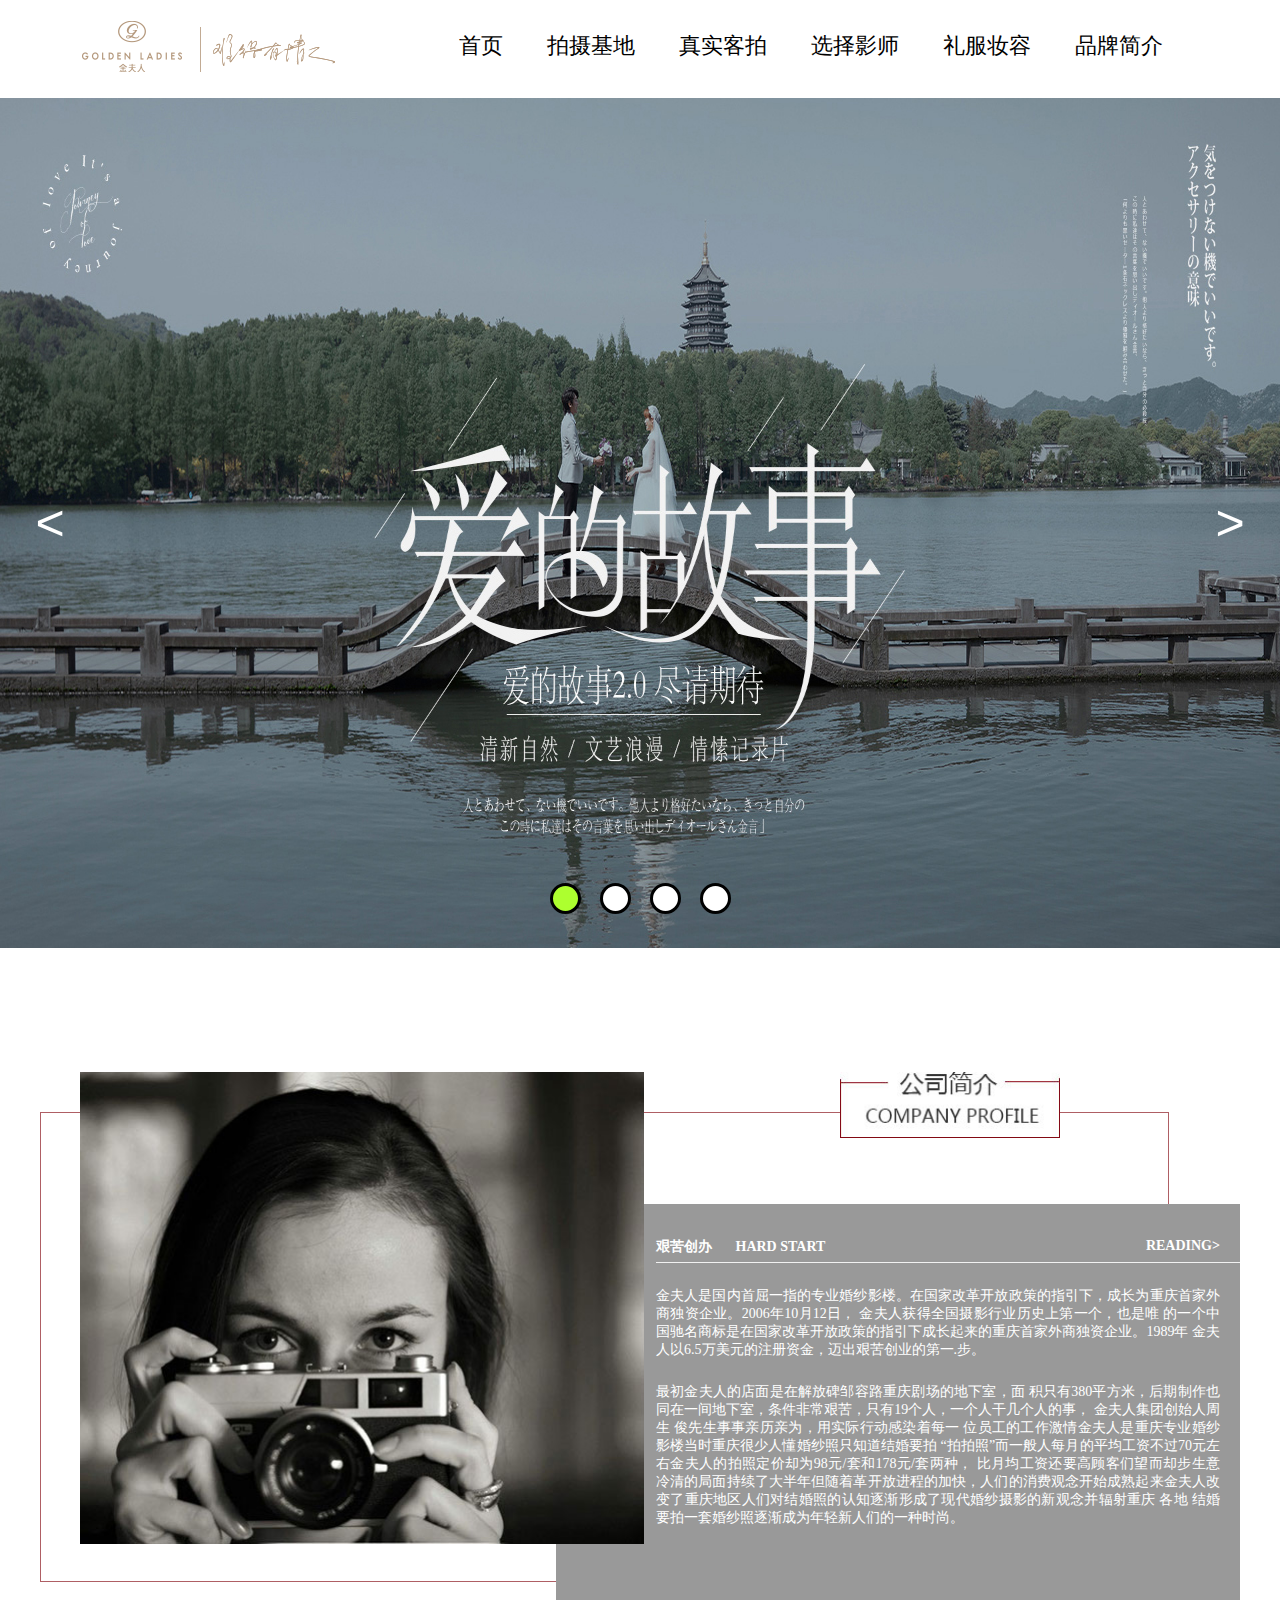
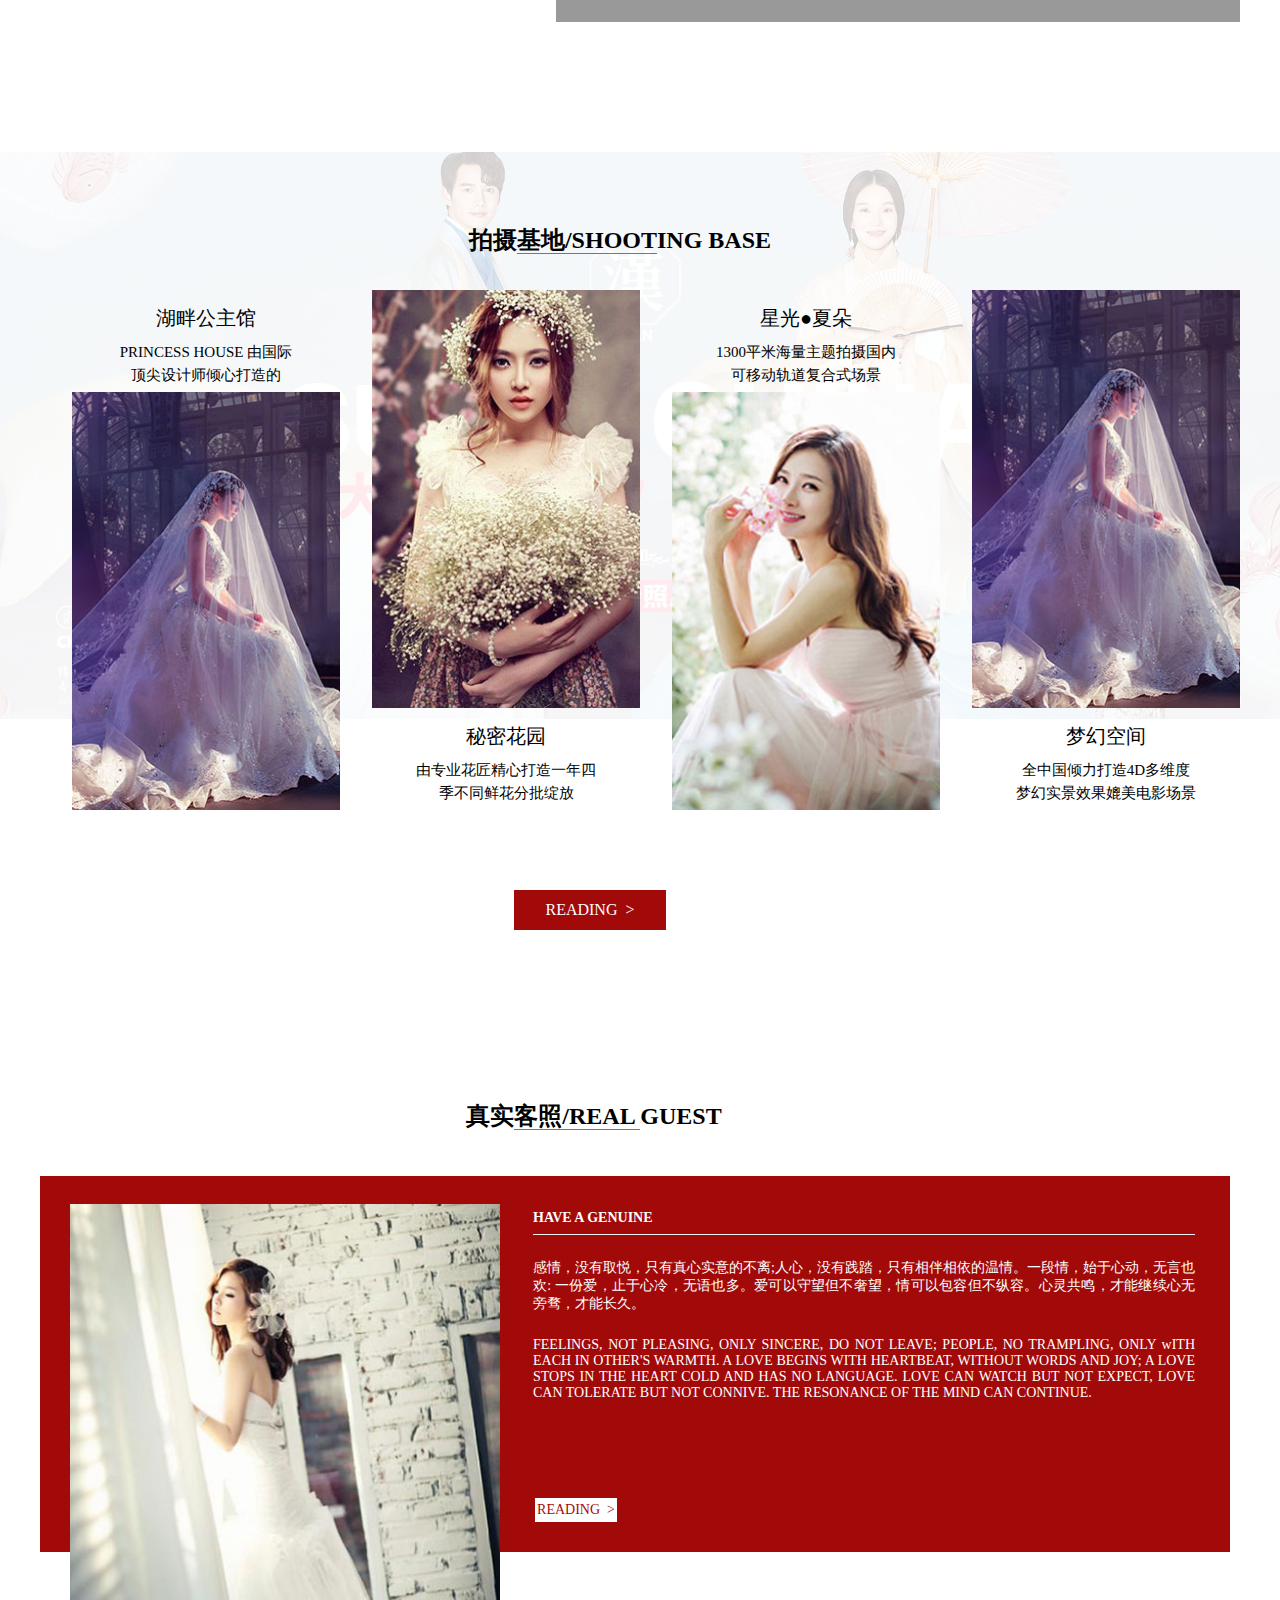
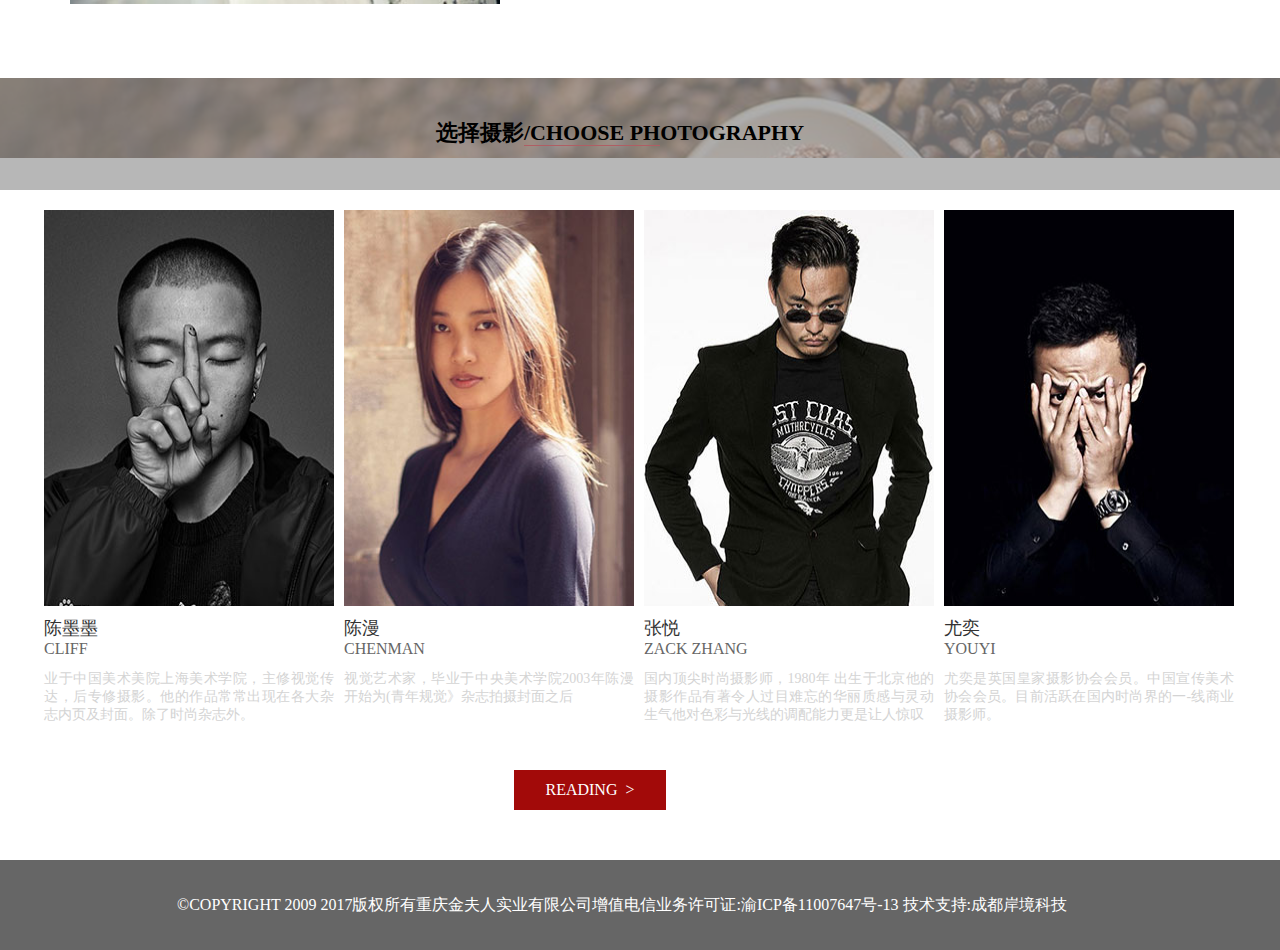
<file: King/html/index.html>
<!DOCTYPE html>
<html lang="en">
<head>
    <meta charset="UTF-8">
    <meta name="viewport" content="width=device-width, initial-scale=1.0">
    <link rel="shortcut icon" type="text/css" href="../imgs/logo01.jpg"/>
    <title>金夫人集团官网</title>
    <link rel="stylesheet" href="../css/index.css">
    
</head>
<body>
<!-- 标题栏 -->
    <div class="top banxin">
        <div class="logo">
            <img src="../imgs/index-logo.png" alt="">
        </div>
        <div class="menu">
            <ul>
               <a href="./index.html"><li>首页</li></a>
               <a href="./拍摄基地.html"><li>拍摄基地</li></a> 
               <a href="./真实拍客.html"><li>真实客拍</li></a> 
               <a href=""><li>选择影师</li></a>
               <a href=""><li>礼服妆容</li></a>
               <a href="./公司简介.html"><li>品牌简介</li></a> 
            </ul>
           
        </div>
    </div>

<!-- 轮播图 -->
<div class="carousel">
    <div class="imgBox">
        <ul>
            <li class="active"><img src="../imgs/1.jpg" alt=""></li>
            <li><img src="../imgs/2.jpg" alt=""></li>
            <li><img src="../imgs/3.jpg" alt=""></li>
            <li><img src="../imgs/4.jpg" alt=""></li>
        </ul>
    </div>
    <ol>
        <li class="active"></li>
        <li></li>
        <li></li>
        <li></li>
    </ol>
    <button>></button>
    <button><</button>
</div>
<!-- 公司简介 -->
<div class="hander">
    <div class="banxin">
        <div class="box01"></div>
        <div class="box02">
            <img src="../imgs/title-1.jpg" alt="">
        </div>
        <div class="box03">
            <img src="../imgs/logo-2.jpg" alt="">
        </div>
        <div class="box04">
            <h5>艰苦创办 <span>HARD START</span> <span>READING></span></h5>
            <p>
                金夫人是国内首屈一指的专业婚纱影楼。在国家改革开放政策的指引下，成长为重庆首家外商独资企业。2006年10月12日， 
                金夫人获得全国摄影行业历史上第一个，也是唯 的一个中国驰名商标是在国家改革开放政策的指引下成长起来的重庆首家外商独资企业。1989年
                金夫人以6.5万美元的注册资金，迈出艰苦创业的第一.步。
            </p>
            <p>最初金夫人的店面是在解放碑邹容路重庆剧场的地下室，面 积只有380平方米，后期制作也同在一间地下室，条件非常艰苦，只有19个人，一个人干几个人的事， 金夫人集团创始人周生
                俊先生事事亲历亲为，用实际行动感染着每一 位员工的工作激情金夫人是重庆专业婚纱影楼当时重庆很少人懂婚纱照只知道结婚要拍 “拍拍照”而一般人每月的平均工资不过70元左右金夫人的拍照定价却为98元/套和178元/套两种，
                比月均工资还要高顾客们望而却步生意冷清的局面持续了大半年但随着革开放进程的加快，人们的消费观念开始成熟起来金夫人改变了重庆地区人们对结婚照的认知逐渐形成了现代婚纱摄影的新观念并辐射重庆 各地
                结婚要拍一套婚纱照逐渐成为年轻新人们的一种时尚。
            </p>
        </div>
    </div>
</div>

<!-- 拍摄基地 -->
<div class="BASE">
    <div class="bg"></div>
    <div class="banxin">
        <div class="text"> <h4>拍摄<span style="border-bottom:  1px solid rgb(175,94,100);">基地/SHOOT</span>ING BASE</h4></div>
        <div class="imgBox">
            <div class="box">
                <div class="box_02">
                    <p>湖畔公主馆</p>
                    <p>PRINCESS HOUSE 由国际顶尖设计师倾心打造的
                    </p>
                </div>
                <div class="box_01">
                    <img src="../imgs/title-d.jpg" alt="">
                </div>
                <div class="box_03"></div>
            </div>


            <div class="box">
                <div class="box_01">
                    <img src="../imgs/title-b.jpg" alt="">
                </div>
                <div class="box_02">
                    <p>秘密花园</p>
                    <p>由专业花匠精心打造一年四季不同鲜花分批绽放
                    </p>
                </div>
                <div class="box_03"></div>
            </div>

            <div class="box">
                <div class="box_02">
                    <p>星光●夏朵</p>
                    <p>1300平米海量主题拍摄国内可移动轨道复合式场景
                    </p>
                </div>
                <div class="box_01">
                    <img src="../imgs/title-c.jpg" alt="">
                </div>
                <div class="box_03"></div>
            </div>

            <div class="box">
                <div class="box_01">
                    <img src="../imgs/title-d.jpg" alt="">
                </div>
                <div class="box_02">
                    <p>梦幻空间</p>
                    <p>全中国倾力打造4D多维度梦幻实景效果媲美电影场景
                    </p>
                </div>
                <div class="box_03"></div>
            </div>
        </div>
        <div class="reading">READING &nbsp;></div>
    </div>
</div>

<!-- 真实客照 -->
<div class="GUEST">
    <div class="banxin">
        <div class="text"> <h4>真实<span style="border-bottom:  1px solid rgb(175,94,100);">客照/REAL </span>GUEST</h4></div>
        <div class="box01"><img src="../imgs/box.jpg" alt=""></div>
        <div class="box02">
            <h5>HAVE A GENUINE</h5>
            <p>感情，没有取悦，只有真心实意的不离;人心，没有践踏，只有相伴相依的温情。一段情，始于心动，无言也欢: 一份爱，止于心冷，无语也多。爱可以守望但不奢望，情可以包容但不纵容。心灵共鸣，才能继续心无旁骛，才能长久。</p>
            <p>FEELINGS, NOT PLEASING, ONLY SINCERE, DO NOT LEAVE; PEOPLE, NO TRAMPLING, ONLY wITH EACH IN OTHER'S WARMTH. A LOVE BEGINS WITH HEARTBEAT, WITHOUT WORDS AND JOY; A LOVE STOPS IN THE
                HEART COLD AND HAS NO LANGUAGE. LOVE CAN WATCH BUT NOT EXPECT, LOVE CAN TOLERATE BUT NOT CONNIVE. THE RESONANCE OF THE MIND CAN CONTINUE.
            </p>
            <div class="reading">READING &nbsp;></div>
        </div>
    </div>
</div>

<!-- 选择摄影 -->
<div class="nav">
    <div class="box"></div>
    <div class="text"> <h4>选择摄影<span style="border-bottom:  1px solid rgb(175,94,100);">/CHOOSE PH</span>OTOGRAPHY</h4></div>
</div>
<div class="bottom">
    <div class="banxin">
        <div class="imgBox">
            <div class="box">
                <div class="box_01">
                    <img src="../imgs/staff-1.jpg" alt="">
                </div>
                <div class="box_02">
                    <p>陈墨墨</p>
                    <p>CLIFF</p>
                    <p>业于中国美术美院上海美术学院，主修视觉传达，后专修摄影。他的作品常常出现在各大杂志内页及封面。除了时尚杂志外。</p>
                </div>
                <div class="box_03"></div>
            </div>

            <div class="box">
                <div class="box_01">
                    <img src="../imgs/staff-2.jpg" alt="">
                </div>
                <div class="box_02">
                    <p>陈漫</p>
                    <p>CHENMAN </p>
                    <p>视觉艺术家，毕业于中央美术学院2003年陈漫开始为(青年规觉》杂志拍摄封面之后</p>
                </div>
                <div class="box_03"></div>
            </div>

            <div class="box">
                <div class="box_01">
                    <img src="../imgs/staff-3.jpg" alt="">
                </div>
                <div class="box_02">
                    <p>张悦</p>
                    <p>ZACK ZHANG</p>
                    <p>国内顶尖时尚摄影师，1980年 出生于北京他的摄影作品有著令人过目难忘的华丽质感与灵动生气他对色彩与光线的调配能力更是让人惊叹</p>
                </div>
                <div class="box_03"></div>
            </div>

            <div class="box">
                <div class="box_01">
                    <img src="../imgs/staff-4.jpg" alt="">
                </div>
                <div class="box_02">
                    <p>尤奕</p>
                    <p>YOUYI</p>
                    <p>尤奕是英国皇家摄影协会会员。中国宣传美术协会会员。目前活跃在国内时尚界的一-线商业摄影师。</p>
                </div>
                <div class="box_03"></div>
            </div>
        </div>
        <div class="reading">READING &nbsp;></div>
    </div>
</div>
<div class="banquan">
    <p>&copy;COPYRIGHT 2009 2017版权所有重庆金夫人实业有限公司增值电信业务许可证:渝ICP备11007647号-13 技术支持:成都岸境科技</p>
</div>
</body>
<script src="../js/carousel.js"></script>
<script>
 
</script>
</html>
</file>
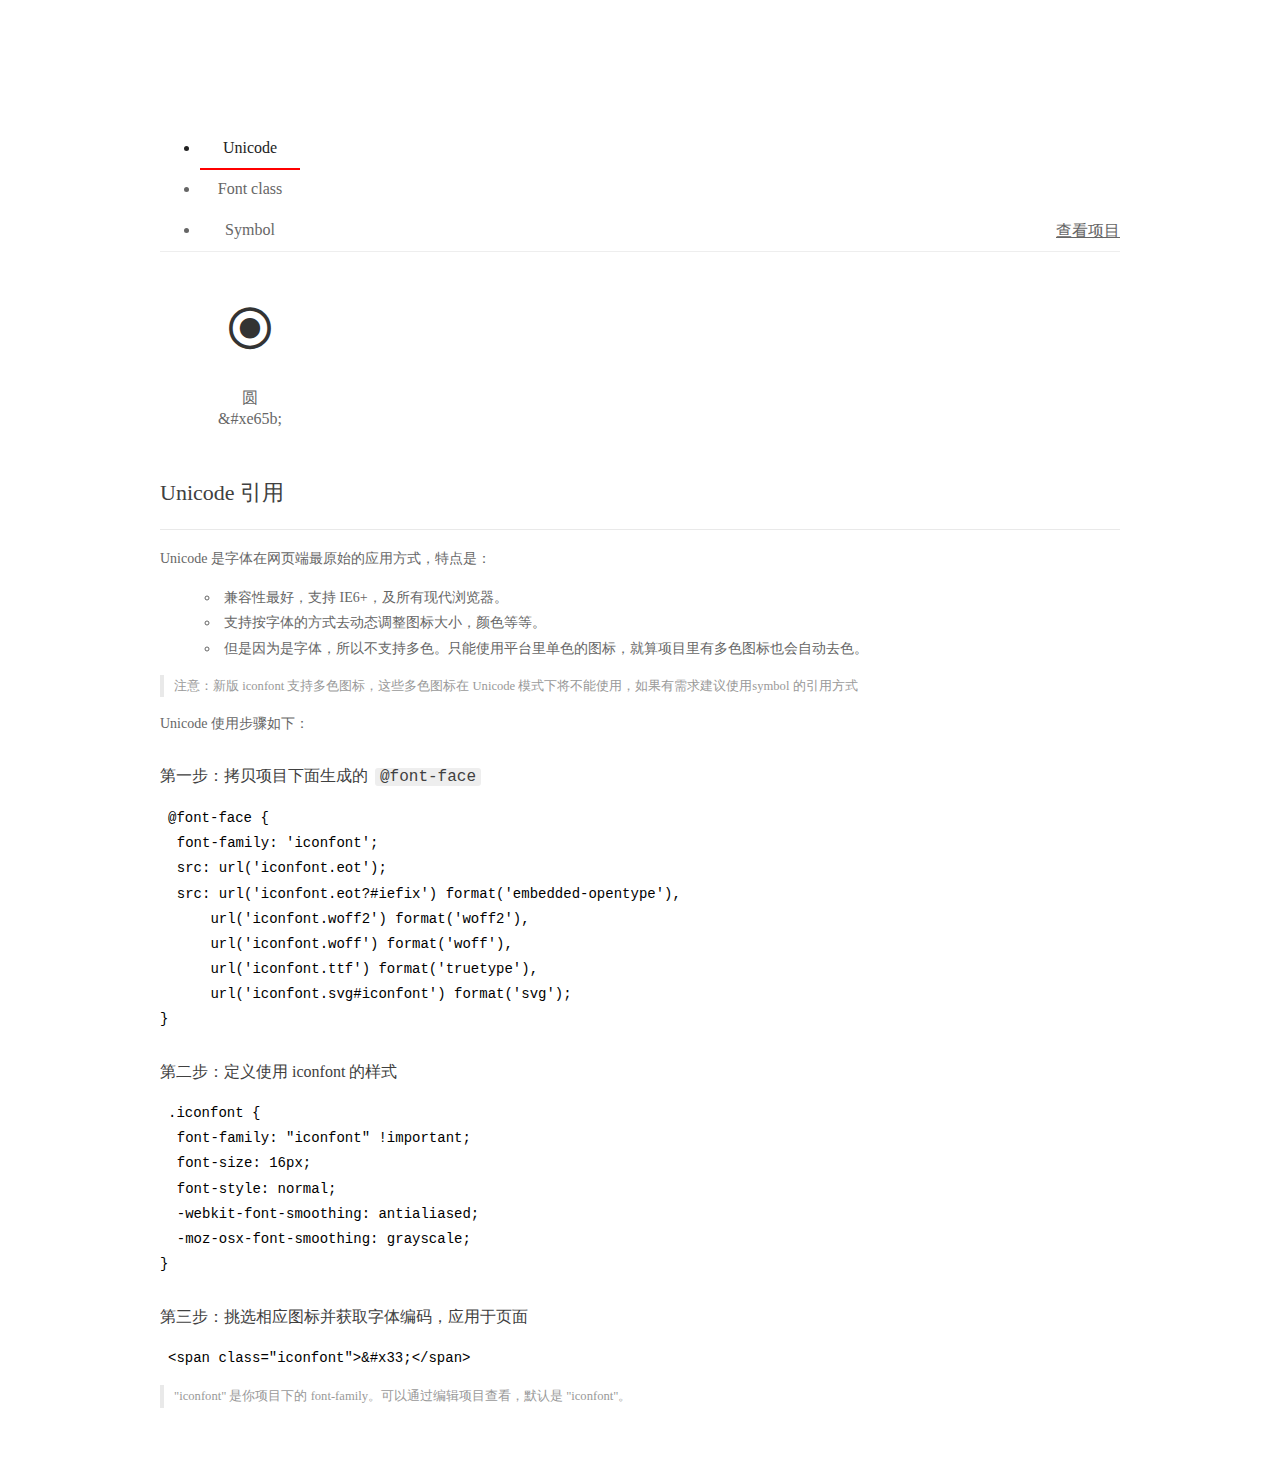
<file: King/font_1883773_f15uxsnbwzo/demo_index.html>
<!DOCTYPE html>
<html>
<head>
  <meta charset="utf-8"/>
  <title>IconFont Demo</title>
  <link rel="shortcut icon" href="https://img.alicdn.com/tps/i4/TB1_oz6GVXXXXaFXpXXJDFnIXXX-64-64.ico" type="image/x-icon"/>
  <link rel="stylesheet" href="https://g.alicdn.com/thx/cube/1.3.2/cube.min.css">
  <link rel="stylesheet" href="demo.css">
  <link rel="stylesheet" href="iconfont.css">
  <script src="iconfont.js"></script>
  <!-- jQuery -->
  <script src="https://a1.alicdn.com/oss/uploads/2018/12/26/7bfddb60-08e8-11e9-9b04-53e73bb6408b.js"></script>
  <!-- 代码高亮 -->
  <script src="https://a1.alicdn.com/oss/uploads/2018/12/26/a3f714d0-08e6-11e9-8a15-ebf944d7534c.js"></script>
</head>
<body>
  <div class="main">
    <h1 class="logo"><a href="https://www.iconfont.cn/" title="iconfont 首页" target="_blank">&#xe86b;</a></h1>
    <div class="nav-tabs">
      <ul id="tabs" class="dib-box">
        <li class="dib active"><span>Unicode</span></li>
        <li class="dib"><span>Font class</span></li>
        <li class="dib"><span>Symbol</span></li>
      </ul>
      
      <a href="https://www.iconfont.cn/manage/index?manage_type=myprojects&projectId=1883773" target="_blank" class="nav-more">查看项目</a>
      
    </div>
    <div class="tab-container">
      <div class="content unicode" style="display: block;">
          <ul class="icon_lists dib-box">
          
            <li class="dib">
              <span class="icon iconfont">&#xe65b;</span>
                <div class="name">圆</div>
                <div class="code-name">&amp;#xe65b;</div>
              </li>
          
          </ul>
          <div class="article markdown">
          <h2 id="unicode-">Unicode 引用</h2>
          <hr>

          <p>Unicode 是字体在网页端最原始的应用方式，特点是：</p>
          <ul>
            <li>兼容性最好，支持 IE6+，及所有现代浏览器。</li>
            <li>支持按字体的方式去动态调整图标大小，颜色等等。</li>
            <li>但是因为是字体，所以不支持多色。只能使用平台里单色的图标，就算项目里有多色图标也会自动去色。</li>
          </ul>
          <blockquote>
            <p>注意：新版 iconfont 支持多色图标，这些多色图标在 Unicode 模式下将不能使用，如果有需求建议使用symbol 的引用方式</p>
          </blockquote>
          <p>Unicode 使用步骤如下：</p>
          <h3 id="-font-face">第一步：拷贝项目下面生成的 <code>@font-face</code></h3>
<pre><code class="language-css"
>@font-face {
  font-family: 'iconfont';
  src: url('iconfont.eot');
  src: url('iconfont.eot?#iefix') format('embedded-opentype'),
      url('iconfont.woff2') format('woff2'),
      url('iconfont.woff') format('woff'),
      url('iconfont.ttf') format('truetype'),
      url('iconfont.svg#iconfont') format('svg');
}
</code></pre>
          <h3 id="-iconfont-">第二步：定义使用 iconfont 的样式</h3>
<pre><code class="language-css"
>.iconfont {
  font-family: "iconfont" !important;
  font-size: 16px;
  font-style: normal;
  -webkit-font-smoothing: antialiased;
  -moz-osx-font-smoothing: grayscale;
}
</code></pre>
          <h3 id="-">第三步：挑选相应图标并获取字体编码，应用于页面</h3>
<pre>
<code class="language-html"
>&lt;span class="iconfont"&gt;&amp;#x33;&lt;/span&gt;
</code></pre>
          <blockquote>
            <p>"iconfont" 是你项目下的 font-family。可以通过编辑项目查看，默认是 "iconfont"。</p>
          </blockquote>
          </div>
      </div>
      <div class="content font-class">
        <ul class="icon_lists dib-box">
          
          <li class="dib">
            <span class="icon iconfont icon-yuan"></span>
            <div class="name">
              圆
            </div>
            <div class="code-name">.icon-yuan
            </div>
          </li>
          
        </ul>
        <div class="article markdown">
        <h2 id="font-class-">font-class 引用</h2>
        <hr>

        <p>font-class 是 Unicode 使用方式的一种变种，主要是解决 Unicode 书写不直观，语意不明确的问题。</p>
        <p>与 Unicode 使用方式相比，具有如下特点：</p>
        <ul>
          <li>兼容性良好，支持 IE8+，及所有现代浏览器。</li>
          <li>相比于 Unicode 语意明确，书写更直观。可以很容易分辨这个 icon 是什么。</li>
          <li>因为使用 class 来定义图标，所以当要替换图标时，只需要修改 class 里面的 Unicode 引用。</li>
          <li>不过因为本质上还是使用的字体，所以多色图标还是不支持的。</li>
        </ul>
        <p>使用步骤如下：</p>
        <h3 id="-fontclass-">第一步：引入项目下面生成的 fontclass 代码：</h3>
<pre><code class="language-html">&lt;link rel="stylesheet" href="./iconfont.css"&gt;
</code></pre>
        <h3 id="-">第二步：挑选相应图标并获取类名，应用于页面：</h3>
<pre><code class="language-html">&lt;span class="iconfont icon-xxx"&gt;&lt;/span&gt;
</code></pre>
        <blockquote>
          <p>"
            iconfont" 是你项目下的 font-family。可以通过编辑项目查看，默认是 "iconfont"。</p>
        </blockquote>
      </div>
      </div>
      <div class="content symbol">
          <ul class="icon_lists dib-box">
          
            <li class="dib">
                <svg class="icon svg-icon" aria-hidden="true">
                  <use xlink:href="#icon-yuan"></use>
                </svg>
                <div class="name">圆</div>
                <div class="code-name">#icon-yuan</div>
            </li>
          
          </ul>
          <div class="article markdown">
          <h2 id="symbol-">Symbol 引用</h2>
          <hr>

          <p>这是一种全新的使用方式，应该说这才是未来的主流，也是平台目前推荐的用法。相关介绍可以参考这篇<a href="">文章</a>
            这种用法其实是做了一个 SVG 的集合，与另外两种相比具有如下特点：</p>
          <ul>
            <li>支持多色图标了，不再受单色限制。</li>
            <li>通过一些技巧，支持像字体那样，通过 <code>font-size</code>, <code>color</code> 来调整样式。</li>
            <li>兼容性较差，支持 IE9+，及现代浏览器。</li>
            <li>浏览器渲染 SVG 的性能一般，还不如 png。</li>
          </ul>
          <p>使用步骤如下：</p>
          <h3 id="-symbol-">第一步：引入项目下面生成的 symbol 代码：</h3>
<pre><code class="language-html">&lt;script src="./iconfont.js"&gt;&lt;/script&gt;
</code></pre>
          <h3 id="-css-">第二步：加入通用 CSS 代码（引入一次就行）：</h3>
<pre><code class="language-html">&lt;style&gt;
.icon {
  width: 1em;
  height: 1em;
  vertical-align: -0.15em;
  fill: currentColor;
  overflow: hidden;
}
&lt;/style&gt;
</code></pre>
          <h3 id="-">第三步：挑选相应图标并获取类名，应用于页面：</h3>
<pre><code class="language-html">&lt;svg class="icon" aria-hidden="true"&gt;
  &lt;use xlink:href="#icon-xxx"&gt;&lt;/use&gt;
&lt;/svg&gt;
</code></pre>
          </div>
      </div>

    </div>
  </div>
  <script>
  $(document).ready(function () {
      $('.tab-container .content:first').show()

      $('#tabs li').click(function (e) {
        var tabContent = $('.tab-container .content')
        var index = $(this).index()

        if ($(this).hasClass('active')) {
          return
        } else {
          $('#tabs li').removeClass('active')
          $(this).addClass('active')

          tabContent.hide().eq(index).fadeIn()
        }
      })
    })
  </script>
</body>
</html>
</file>
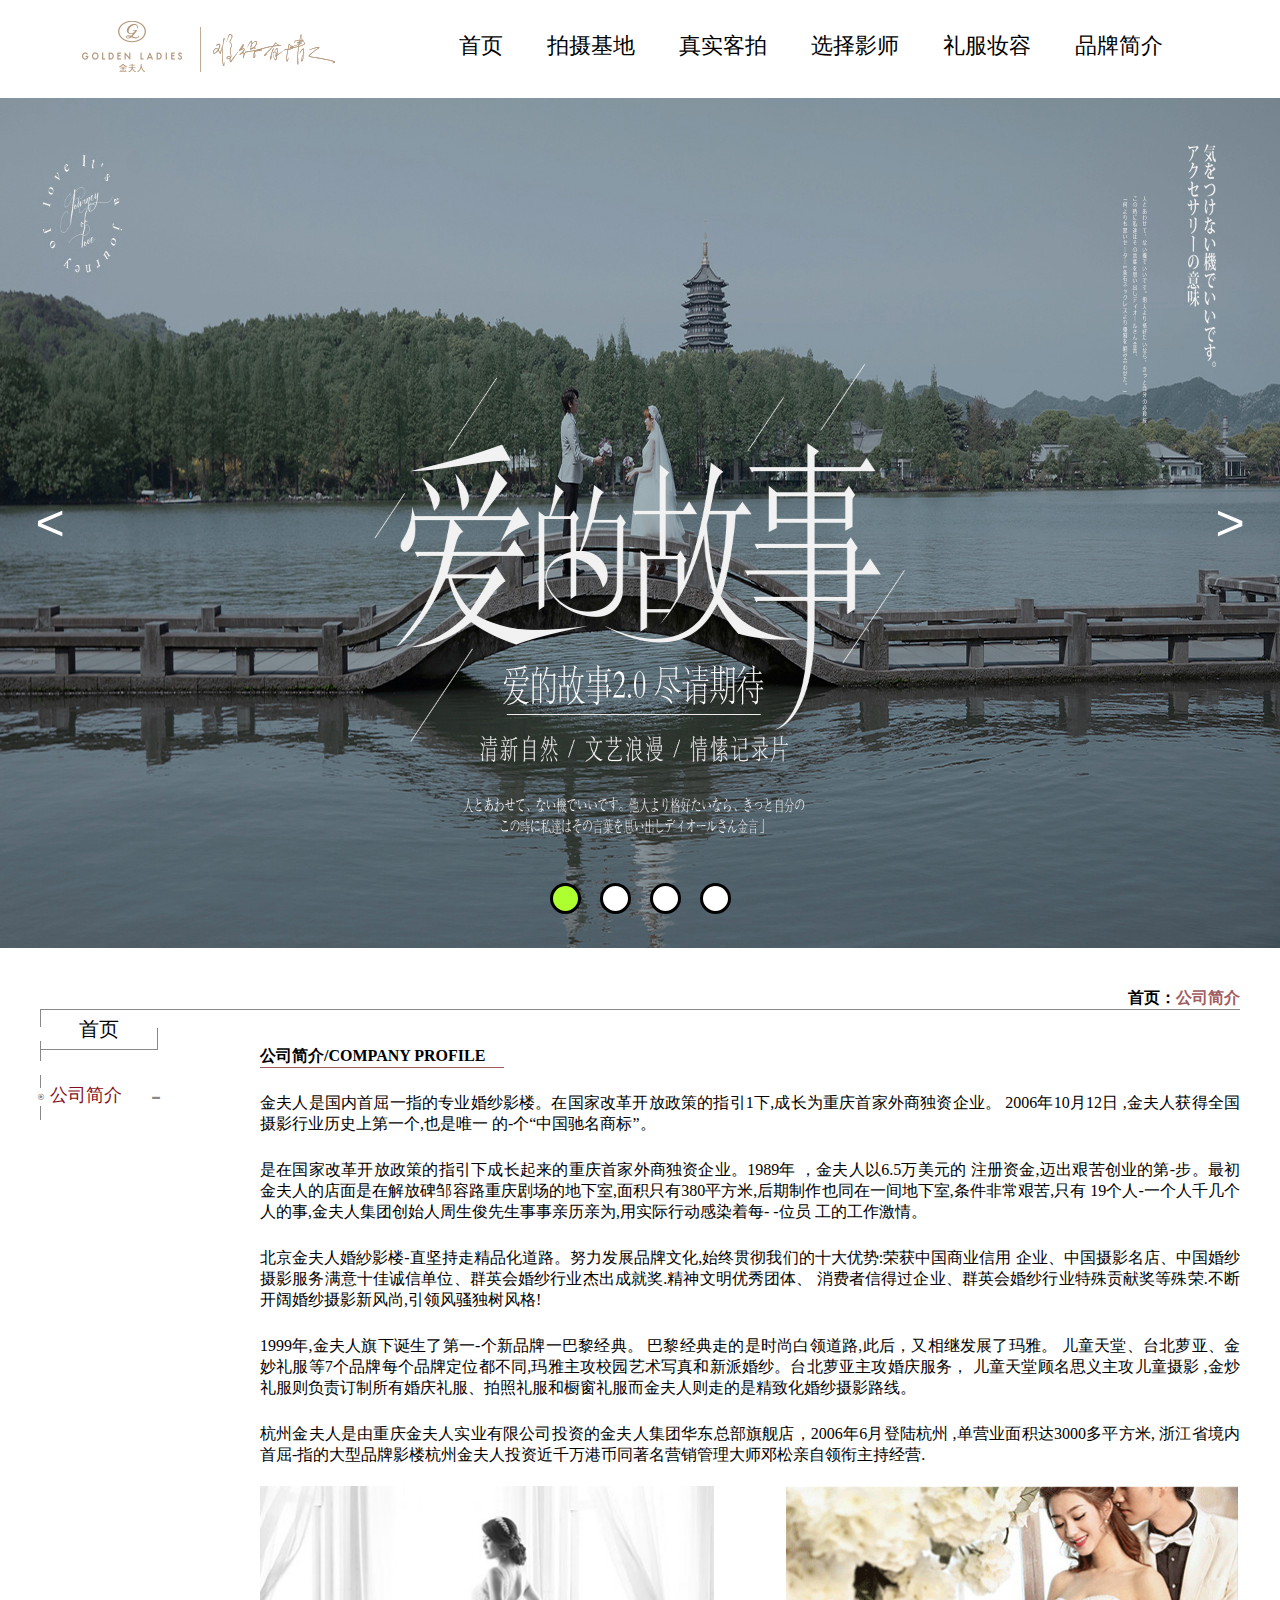
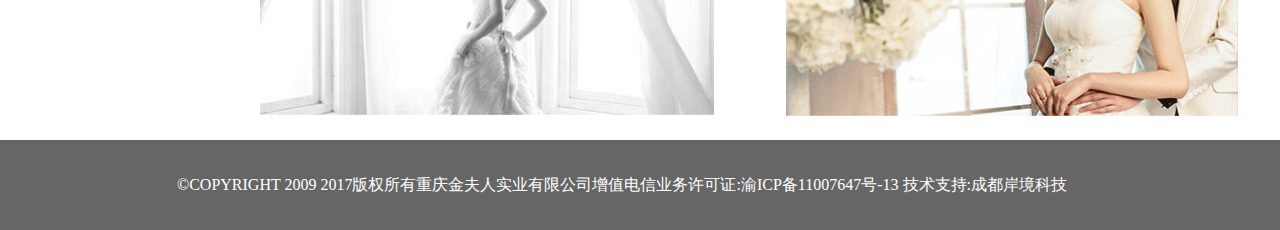
<file: King/html/公司简介.html>
<!DOCTYPE html>
<html lang="en">
<head>
    <meta charset="UTF-8">
    <meta name="viewport" content="width=device-width, initial-scale=1.0">
    <link rel="shortcut icon" type="text/css" href="../imgs/logo01.jpg"/>
    <link rel="stylesheet" href="../font_1883773_f15uxsnbwzo/iconfont.css">
    <link rel="stylesheet" href="../css/jj.css">
    <title>金夫人-公司简介</title>
  
</head>
<body>
<!-- 标题栏 -->
    <div class="top banxin">
        <div class="logo">
            <img src="../imgs/index-logo.png" alt="">
        </div>
        <div class="menu">
            <ul>
                <a href="./index.html"><li>首页</li></a>
                <a href="./拍摄基地.html"><li>拍摄基地</li></a> 
                <a href="./真实拍客.html"><li>真实客拍</li></a> 
                <a href=""><li>选择影师</li></a>
                <a href=""><li>礼服妆容</li></a>
                <a href="./公司简介.html"><li>品牌简介</li></a> 
            </ul>
           
        </div>
    </div>

<!-- 轮播图 -->
<div class="carousel">
    <div class="imgBox">
        <ul>
            <li class="active"><img src="../imgs/1.jpg" alt=""></li>
            <li><img src="../imgs/2.jpg" alt=""></li>
            <li><img src="../imgs/3.jpg" alt=""></li>
            <li><img src="../imgs/4.jpg" alt=""></li>
        </ul>
    </div>
    <ol>
        <li class="active"></li>
        <li></li>
        <li></li>
        <li></li>
    </ol>
    <button>></button>
    <button><</button>
</div>

<!-- 公司简介 -->
<div class="header">
    <div class="banxin">
        <div class="box">
            <h5>首页：<span>公司简介</span></h5>
            <div class="box01">
                <div class="tbox">首页</div>
                <p></p>
                <p></p>
                <p></p>
                <ul>
                    <li class="active"><span class="iconfont icon-yuan"></span> &nbsp;&nbsp;公司简介<span>-</span></li>
                </ul>
            </div>
          
            <div class="box02">
                <h4>公司简介/COMPANY PROFILE</h4>
                <p>金夫人是国内首屈一指的专业婚纱影楼。在国家改革开放政策的指引1下,成长为重庆首家外商独资企业。
                    2006年10月12日 ,金夫人获得全国摄影行业历史上第一个,也是唯一 的-个“中国驰名商标”。</p>
                <p>是在国家改革开放政策的指引下成长起来的重庆首家外商独资企业。1989年 ，金夫人以6.5万美元的
                    注册资金,迈出艰苦创业的第-步。最初金夫人的店面是在解放碑邹容路重庆剧场的地下室,面积只有380平方米,后期制作也同在一间地下室,条件非常艰苦,只有
                    19个人-一个人千几个人的事,金夫人集团创始人周生俊先生事事亲历亲为,用实际行动感染着每- -位员
                     工的工作激情。</p>
                <p>北京金夫人婚紗影楼-直坚持走精品化道路。努力发展品牌文化,始终贯彻我们的十大优势:荣获中国商业信用
                    企业、中国摄影名店、中国婚纱摄影服务满意十佳诚信单位、群英会婚纱行业杰出成就奖.精神文明优秀团体、
                    消费者信得过企业、群英会婚纱行业特殊贡献奖等殊荣.不断开阔婚纱摄影新风尚,引领风骚独树风格!</p>
                <p>1999年,金夫人旗下诞生了第一-个新品牌一巴黎经典。 巴黎经典走的是时尚白领道路,此后，又相继发展了玛雅。
                    儿童天堂、台北萝亚、金妙礼服等7个品牌每个品牌定位都不同,玛雅主攻校园艺术写真和新派婚纱。台北萝亚主攻婚庆服务，
                    儿童天堂顾名思义主攻儿童摄影 ,金炒礼服则负责订制所有婚庆礼服、拍照礼服和橱窗礼服而金夫人则走的是精致化婚纱摄影路线。</p>
                <p>杭州金夫人是由重庆金夫人实业有限公司投资的金夫人集团华东总部旗舰店，2006年6月登陆杭州 ,单营业面积达3000多平方米,
                    浙江省境内首屈-指的大型品牌影楼杭州金夫人投资近千万港币同著名营销管理大师邓松亲自领衔主持经营.</p>

                <div class="imgbox">
                    <img src="../images/长网页子页2_03.jpg" alt="">
                </div>
                <div class="imgbox">
                    <img src="../images/长网页子页2_05.gif" alt="">
                </div>
            </div>
        </div>
    </div>
</div>

<div class="banquan">
    <p>&copy;COPYRIGHT 2009 2017版权所有重庆金夫人实业有限公司增值电信业务许可证:渝ICP备11007647号-13 技术支持:成都岸境科技</p>
</div>
</body>
<script src="../js/carousel.js"></script>
<script>
 
</script>
</html>
</file>
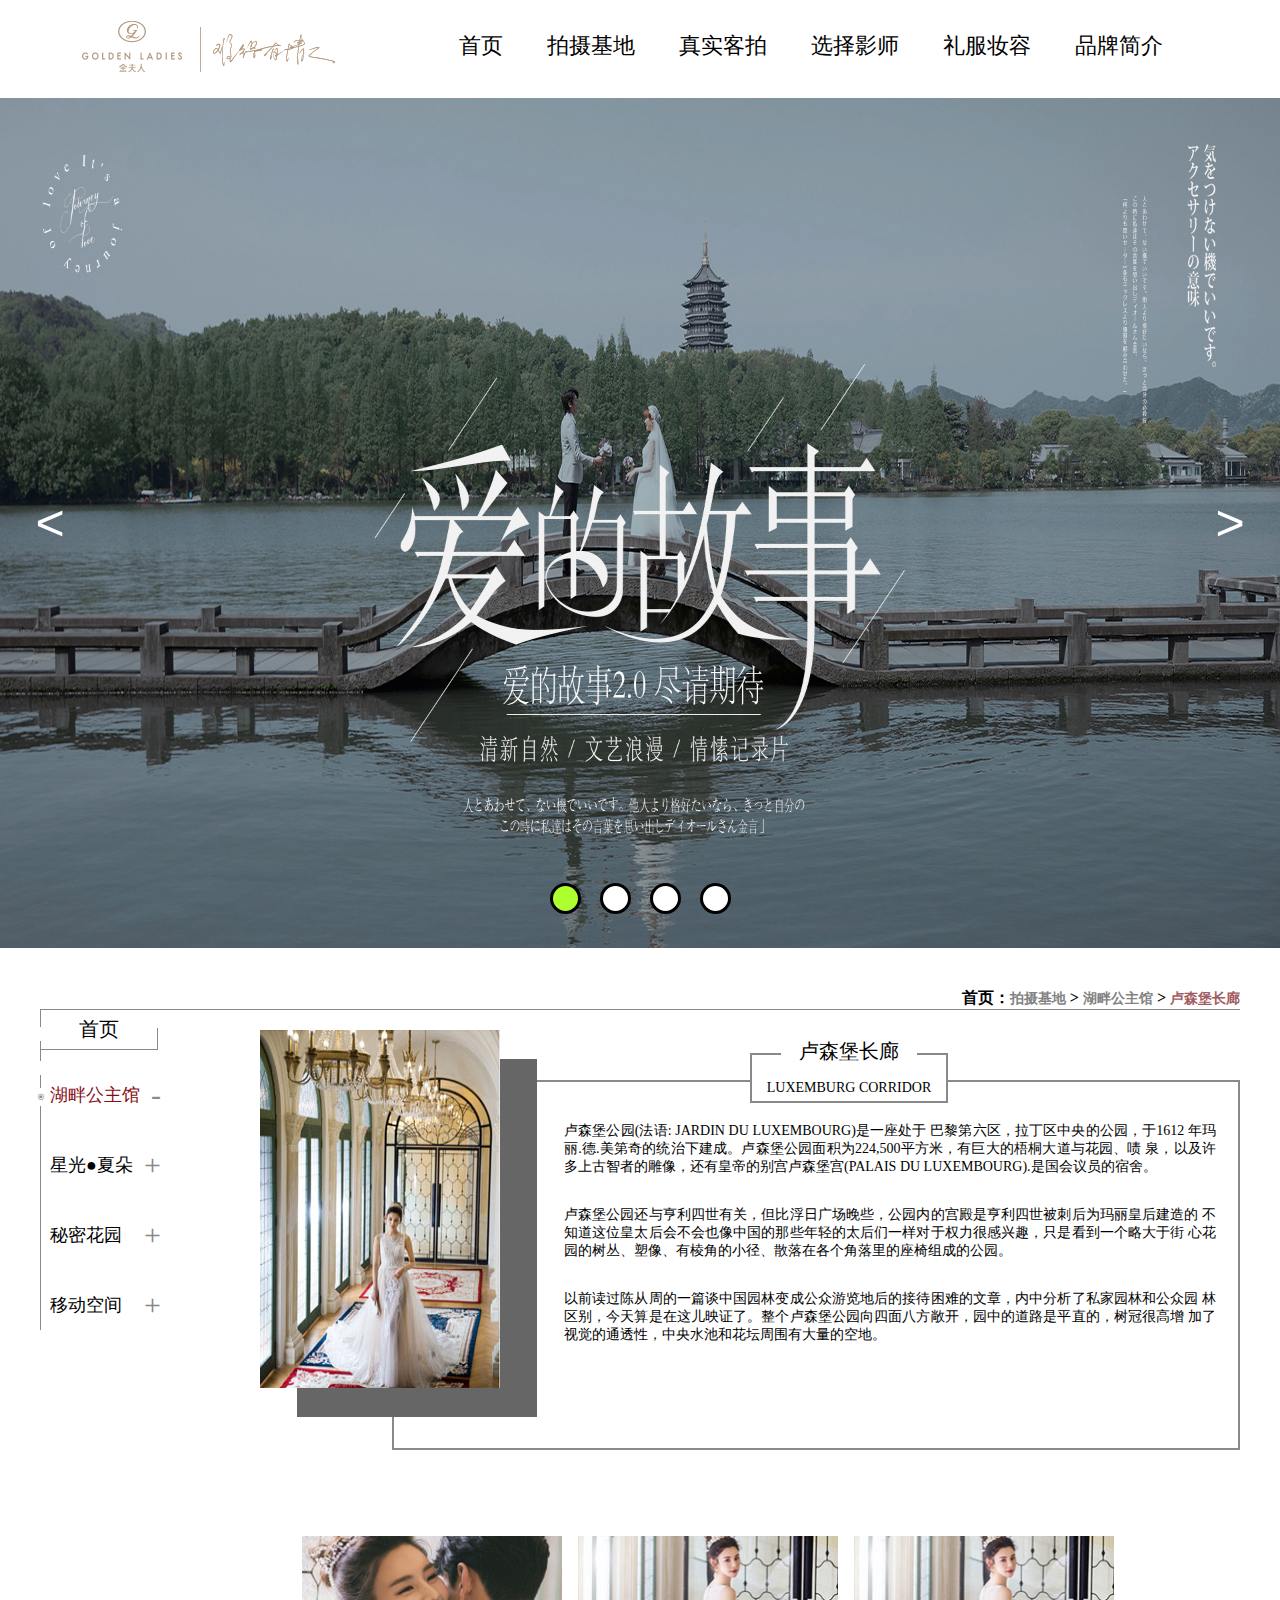
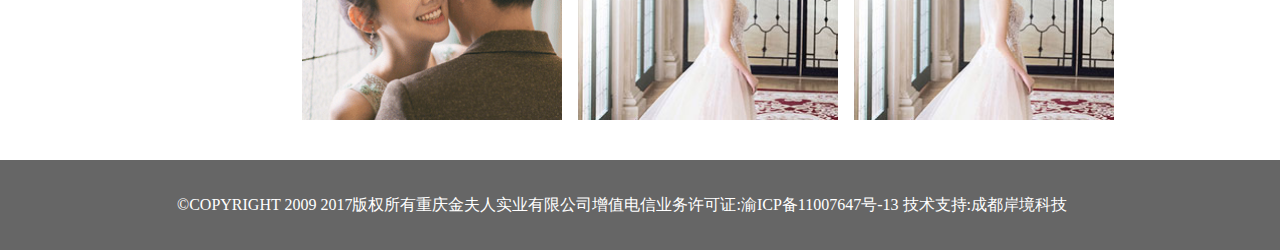
<file: King/html/拍摄基地.html>
<!DOCTYPE html>
<html lang="en">
<head>
    <meta charset="UTF-8">
    <meta name="viewport" content="width=device-width, initial-scale=1.0">
    <link rel="shortcut icon" type="text/css" href="../imgs/logo01.jpg"/>
    <link rel="stylesheet" href="../font_1883773_f15uxsnbwzo/iconfont.css">
    <link rel="stylesheet" href="../css/jd.css">
    <title>金夫人-拍摄基地</title>
 
</head>
<body>
<!-- 标题栏 -->
    <div class="top banxin">
        <div class="logo">
            <img src="../imgs/index-logo.png" alt="">
        </div>
        <div class="menu">
            <ul>
                <a href="./index.html"><li>首页</li></a>
               <a href="./拍摄基地.html"><li>拍摄基地</li></a> 
               <a href="./真实拍客.html"><li>真实客拍</li></a> 
               <a href=""><li>选择影师</li></a>
               <a href=""><li>礼服妆容</li></a>
               <a href="./公司简介.html"><li>品牌简介</li></a> 
            </ul>
           
        </div>
    </div>

<!-- 轮播图 -->
<div class="carousel">
    <div class="imgBox">
        <ul>
            <li class="active"><img src="../imgs/1.jpg" alt=""></li>
            <li><img src="../imgs/2.jpg" alt=""></li>
            <li><img src="../imgs/3.jpg" alt=""></li>
            <li><img src="../imgs/4.jpg" alt=""></li>
        </ul>
    </div>
    <ol>
        <li class="active"></li>
        <li></li>
        <li></li>
        <li></li>
    </ol>
    <button>></button>
    <button><</button>
</div>

<!-- 公司简介 -->
<div class="header">
    <div class="banxin">
        <div class="box">
            <h5>首页：<span>拍摄基地</span> > <span>湖畔公主馆</span> > <span>卢森堡长廊</span></h5>
            <div class="box01">
                <div class="tbox">首页</div>
                <p></p>
                <p></p>
                <p></p>
                <ul>
                    <li class="active"><span class="iconfont icon-yuan"></span> &nbsp;&nbsp;湖畔公主馆<span>-</span></li>
                    <li ><span ></span> &nbsp;&nbsp;星光●夏朵<span>&nbsp;+</span></li>
                    <li ><span ></span> &nbsp;&nbsp;秘密花园<span>&nbsp;+</span></li>
                    <li ><span ></span> &nbsp;&nbsp;移动空间<span>&nbsp;+</span></li>
                    
                </ul>
            </div>
          
            <div class="box02">
                <div class="img01">
                    <img src="../images/images/长网页子页_03.jpg" alt="">
                </div>
                <div class="img02"></div>
                <div class="text01">
                    <div class="t">卢森堡长廊</div>
                    <p>LUXEMBURG CORRIDOR</p>
                    
                </div>
               <div class="textbox">
                   <div class="text">
                       <p>卢森堡公园(法语: JARDIN DU LUXEMBOURG)是一座处于 巴黎第六区，拉丁区中央的公园，于1612
                        年玛丽.德.美第奇的统治下建成。卢森堡公园面积为224,500平方米，有巨大的梧桐大道与花园、啧
                        泉，以及许多上古智者的雕像，还有皇帝的别宫卢森堡宫(PALAIS DU LUXEMBOURG).是国会议员的宿舍。
                       </p>
                       <p>卢森堡公园还与亨利四世有关，但比浮日广场晚些，公园内的宫殿是亨利四世被刺后为玛丽皇后建造的
                        不知道这位皇太后会不会也像中国的那些年轻的太后们一样对于权力很感兴趣，只是看到一个略大于街
                        心花园的树丛、塑像、有棱角的小径、散落在各个角落里的座椅组成的公园。
                       </p>
                       <p>以前读过陈从周的一篇谈中国园林变成公众游览地后的接待困难的文章，内中分析了私家园林和公众园
                        林区别，今天算是在这儿映证了。整个卢森堡公园向四面八方敞开，园中的道路是平直的，树冠很高增
                        加了视觉的通透性，中央水池和花坛周围有大量的空地。
                       </p>
                   </div>
               </div>

               <div class="lunbo">
                    <div class="imgbox">
                        <img src="../images/images/长网页子页_03.gif" alt="">
                        <img src="../images/images/长网页子页_05.jpg" alt="" >
                        <img src="../images/images/长网页子页_05.jpg" alt="">
                    </div>
               </div>
            </div>
        </div>
    </div>
</div>

<div class="banquan">
    <p>&copy;COPYRIGHT 2009 2017版权所有重庆金夫人实业有限公司增值电信业务许可证:渝ICP备11007647号-13 技术支持:成都岸境科技</p>
</div>
</body>
<script src="../js/carousel.js"></script>
<script>
 
</script>
</html>
</file>
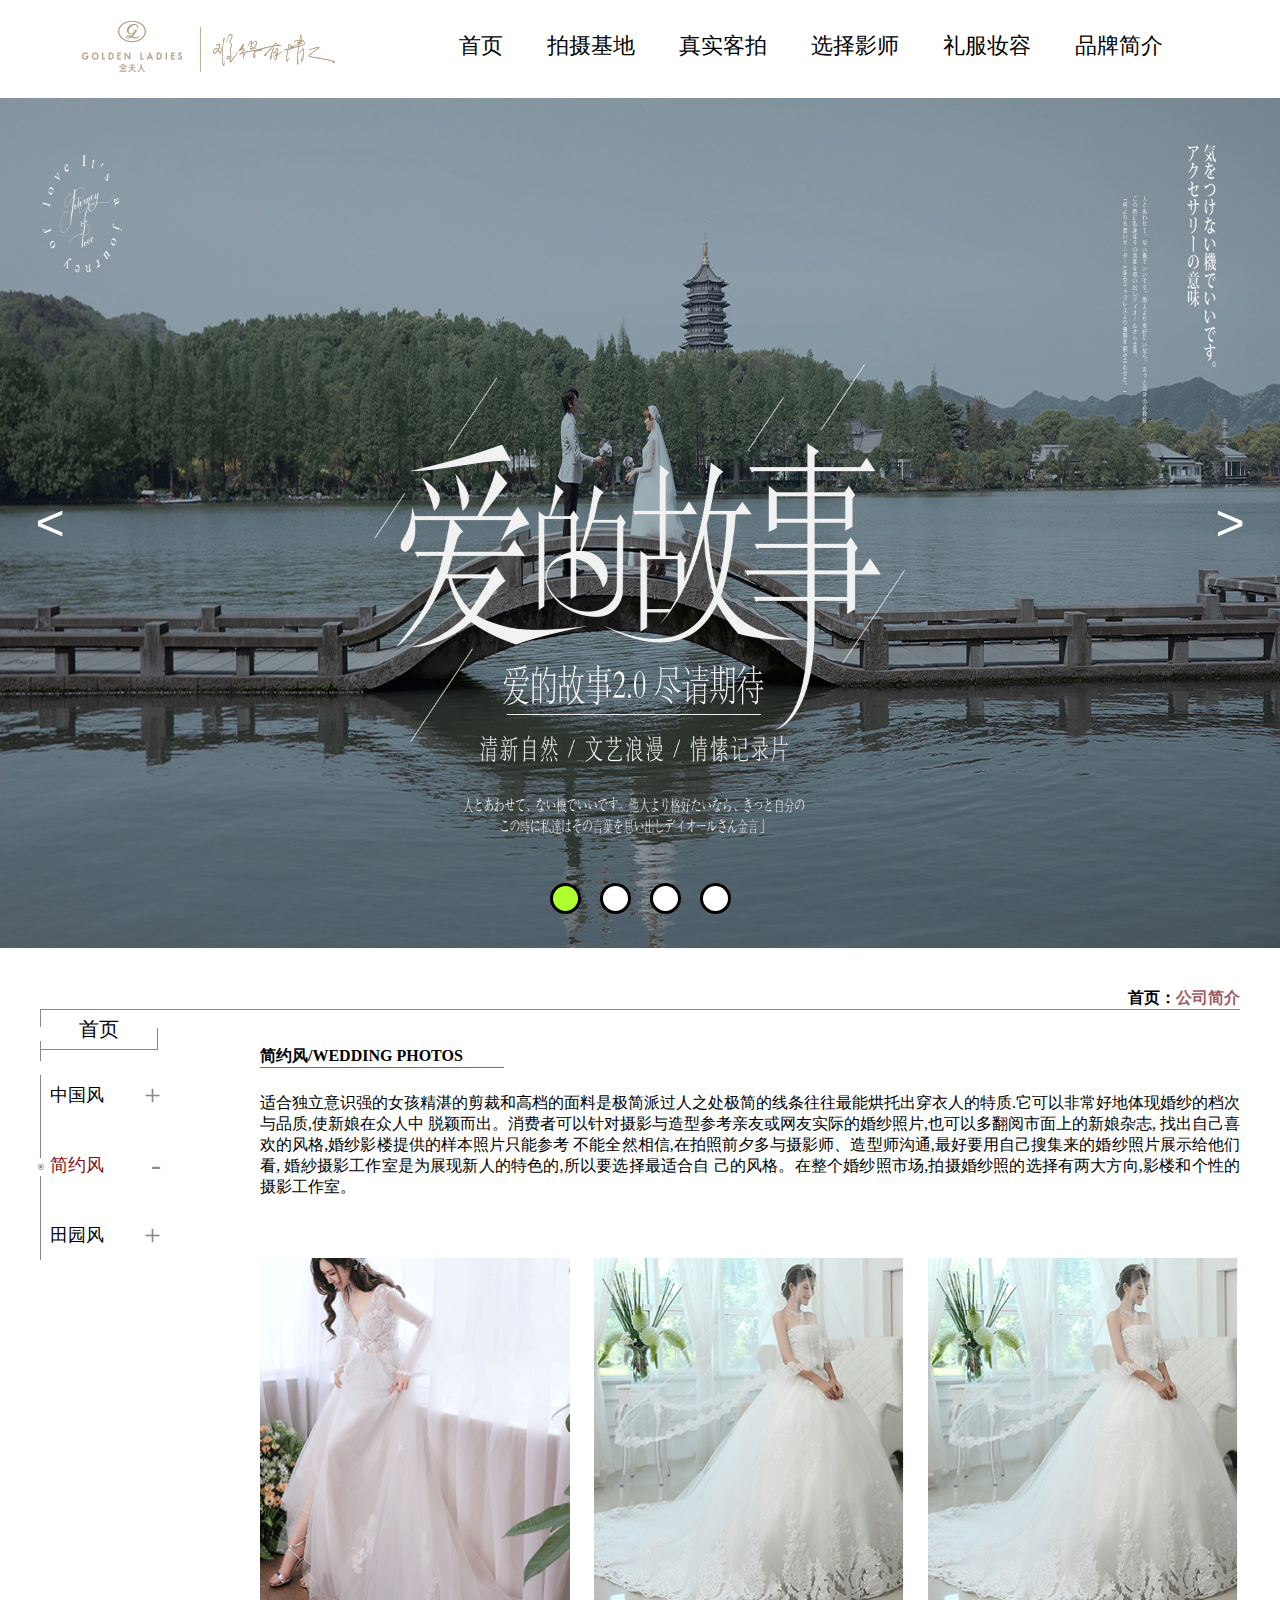
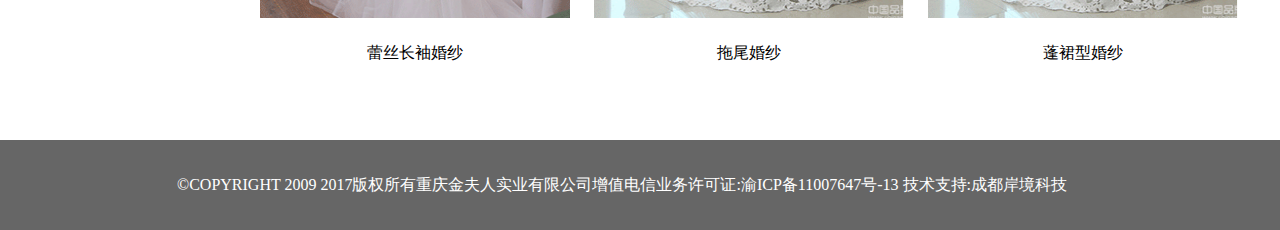
<file: King/html/真实拍客.html>
<!DOCTYPE html>
<html lang="en">
<head>
    <meta charset="UTF-8">
    <meta name="viewport" content="width=device-width, initial-scale=1.0">
    <link rel="shortcut icon" type="text/css" href="../imgs/logo01.jpg"/>
    <link rel="stylesheet" href="../font_1883773_f15uxsnbwzo/iconfont.css">
    <link rel="stylesheet" href="../css/pg.css">
    <title>金夫人-真实拍客</title>
</head>
<body>
<!-- 标题栏 -->
    <div class="top banxin">
        <div class="logo">
            <img src="../imgs/index-logo.png" alt="">
        </div>
        <div class="menu">
            <ul>
                <a href="./index.html"><li>首页</li></a>
                <a href="./拍摄基地.html"><li>拍摄基地</li></a> 
                <a href="./真实拍客.html"><li>真实客拍</li></a> 
                <a href=""><li>选择影师</li></a>
                <a href=""><li>礼服妆容</li></a>
                <a href="./公司简介.html"><li>品牌简介</li></a> 
            </ul>
           
        </div>
    </div>

<!-- 轮播图 -->
<div class="carousel">
    <div class="imgBox">
        <ul>
            <li class="active"><img src="../imgs/1.jpg" alt=""></li>
            <li><img src="../imgs/2.jpg" alt=""></li>
            <li><img src="../imgs/3.jpg" alt=""></li>
            <li><img src="../imgs/4.jpg" alt=""></li>
        </ul>
    </div>
    <ol>
        <li class="active"></li>
        <li></li>
        <li></li>
        <li></li>
    </ol>
    <button>></button>
    <button><</button>
</div>

<!-- 公司简介 -->
<div class="header">
    <div class="banxin">
        <div class="box">
            <h5>首页：<span>公司简介</span></h5>
            <div class="box01">
                <div class="tbox">首页</div>
                <p></p>
                <p></p>
                <p></p>
                <ul>
                    <li ><span ></span> &nbsp;&nbsp;中国风<span>&nbsp;+</span></li>
                    <li class="active"><span class="iconfont icon-yuan"></span> &nbsp;&nbsp;简约风<span>-</span></li>
                    <li ><span ></span> &nbsp;&nbsp;田园风<span>&nbsp;+</span></li>
                    
                </ul>
            </div>
          
            <div class="box02">
                <h4>简约风/WEDDING PHOTOS</h4>
                <p>适合独立意识强的女孩精湛的剪裁和高档的面料是极简派过人之处极简的线条往往最能烘托出穿衣人的特质.它可以非常好地体现婚纱的档次与品质,使新娘在众人中
                    脱颖而出。消费者可以针对摄影与造型参考亲友或网友实际的婚纱照片,也可以多翻阅市面上的新娘杂志, 找出自己喜欢的风格,婚纱影楼提供的样本照片只能参考
                    不能全然相信,在拍照前夕多与摄影师、造型师沟通,最好要用自己搜集来的婚纱照片展示给他们看, 婚紗摄影工作室是为展现新人的特色的,所以要选择最适合自
                    己的风格。在整个婚纱照市场,拍摄婚纱照的选择有两大方向,影楼和个性的摄影工作室。
                </p>
             

                <div class="imgbox">
                    <img src="../images/images/长网页子页4_03.gif" alt="">
                    <p>蕾丝长袖婚纱</p>
                    <div class="box03">
                        <p>又可分为小拖尾、中拖尾和大拖尾，短的40公分，长的80公分以上。</p> 
                    </div>
                </div>
                <div class="imgbox active">
                    <img src="../images/images/长网页子页4_05.gif" alt="">
                    <p>拖尾婚纱</p>
                    <div class="box03">
                        <p>又可分为小拖尾、中拖尾和大拖尾，短的40公分，长的80公分以上。</p> 
                    </div>
                </div>
                <div class="imgbox">
                    <img src="../images/images/长网页子页4_05.gif" alt="">
                    <p>蓬裙型婚纱</p>
                    <div class="box03">
                        <p>又可分为小拖尾、中拖尾和大拖尾，短的40公分，长的80公分以上。</p> 
                    </div>
                </div>
            </div>
        </div>
    </div>
</div>

<div class="banquan">
    <p>&copy;COPYRIGHT 2009 2017版权所有重庆金夫人实业有限公司增值电信业务许可证:渝ICP备11007647号-13 技术支持:成都岸境科技</p>
</div>
</body>
<script src="../js/carousel.js"></script>
<script>
 
</script>
</html>
</file>
<file: King/css/index.css>
*{margin: 0;padding: 0;}
a{text-decoration: none;color: black;}
ul,li,ol{list-style: none;display: inline-block;}
img{width: 100%;height: 100%;display: block;}

.banxin{width: 1200px;margin: auto;}

/* =============标题=============== */
.top{height: 98px;display: flex;justify-content: space-around;}
.top .logo{width: 254px;height: 52px;display: inline-block;margin-top: 20px;}
.top .menu{margin-top: 20px;width: 780px;height: 52px;}
.top .menu ul{height: 52px;line-height: 52px;} 
.top .menu ul li{margin-left: 40px;font-size: 22px;} 


/* ==================轮播====================== */
.carousel{width: 100%;position: relative;height: 850px;margin: auto;}
.carousel .imgBox{width: 100%;height: 100%; position: relative;}
.carousel  .imgBox ul{}
.carousel .imgBox ul li{opacity: 0;transition: all 2s;}
.carousel .imgBox ul li img{width: 100%;height: 100%;position: absolute;top: 0;left: 0;max-width:100%}
.carousel ol {width: 200px;height: 25px;position: absolute;z-index: 3;text-align: center;left: 50%;margin-left:-100px;bottom: 40px;display: flex;justify-content: space-around;} 
.carousel ol li{width: 25px;height: 25px;border-radius: 50%;background-color: white;border: 3px solid black;cursor: pointer;} 
.carousel button{width: 100px;height: 100px;font-size: 50px;z-index: 2;position:absolute;top: 50%;margin-top: -50px;border: none;background: none;color: white;cursor: pointer;user-select: none; outline:none;}  
.carousel button:nth-of-type(1){float:right;right: 0;}
.carousel button:nth-of-type(2){float:left;left: 0;}
.carousel ul li.active{opacity: 1;}
.carousel ol li.active{background-color: greenyellow;}


/* =====================公司简介=================================== */
.hander{width: 100%;height: 680px;}
.hander .banxin{height: 550px;margin-top: 124px;position: relative;}
.hander .banxin .box01{width: 1127px;height: 468px;border: 1px solid rgb(175,94,100);position: absolute;top: 40px;}
.hander .banxin .box02{width: 564px;height: 472px;position: absolute;top: 0;left: 40px;z-index: 10;}
.hander .banxin .box03{width: 220px;height: 66px;position: absolute;right: 180px;top: 0;}
.hander .banxin .box04{width: 684px;height: 418px;position: absolute;background-color: rgb(153,153,153);bottom: 0;right: 0;z-index: 9;color: white;}
.hander .banxin .box04 h5{width:584px ;float: right;margin-top: 34px;border-bottom: 1px solid rgb(241,241,241);height: 24px;font-size: 14px;}
.hander .banxin .box04 h5 span{margin-left: 20px;}
.hander .banxin .box04 h5 span:nth-of-type(2){cursor: pointer;float: right;margin-right: 20px;}
.hander .banxin .box04 p{width: 564px;float: right;margin-top: 24px;font-size: 14px;margin-right: 20px;text-align: justify;}


/* ============================拍摄基地========================================== */
.BASE{width: 100%;height: 828px;background: url(../imgs/t03.jpg) no-repeat;background-size: 100%;position: relative;}
.BASE .bg{width: 100%;height: 100%;position: absolute;top: 0;left: 0;background-color: rgba(255, 255, 255, .8)}
.BASE .banxin .text{width: 320px; position: absolute;z-index: 10;left: 50%;margin-left: -180px;text-align: center;top: 72px;font-size: 24px;}
.BASE .banxin .imgBox{width: 1200px;height: 520px;top: 138px;position: absolute;}
.BASE .banxin .imgBox .box{width: 268px;height: 520px;float: left;margin-left: 32px;position: relative;}
.BASE .banxin .imgBox .box .box_01{width: 268px;height: 418px;overflow: hidden;}
.BASE .banxin .imgBox .box .box_01 img{transition: all 1s;}
.BASE .banxin .imgBox .box .box_02{width:100%;height: 102px;text-align: center;position: relative;transition: all 1s;}
.BASE .banxin .imgBox .box .box_02 p{width: 180px;position: absolute;text-align: center;left: 50%;margin-left: -90px;}
.BASE .banxin .imgBox .box .box_02 p:nth-of-type(1){font-size: 20px;top: 15px;}
.BASE .banxin .imgBox .box .box_02 p:nth-of-type(2){font-size: 15px;bottom: 5px;line-height: 23px;}
.BASE .banxin .imgBox .box .box_03{width: 100%;height:418px;background-color: rgba(0, 0, 0, .4);position: absolute;top: 0;left: 0;display: none;}
.BASE .banxin .imgBox .box:hover .box_01 img{transform:scale(1.2);margin-top: 40px;}
.BASE .banxin .imgBox .box:hover .box_02{position: absolute;top: 50%;margin-top: -90px;z-index: 99;}
.BASE .banxin .imgBox .box:hover .box_02 p{color: white;}
.BASE .banxin .imgBox .box:hover .box_02 p:nth-of-type(1){color: rgb(162,10,9);}
.BASE .banxin .imgBox .box:hover .box_03{display: block;}
.BASE .banxin .reading{width: 152px;height: 40px;text-align: center;background-color: rgb(162,10,9);color: white;z-index: 10;position: absolute;bottom: 50px;left: 50%;margin-left: -126px;line-height: 40px;cursor: pointer;}


/* ====================================真实客照========================================================== */
.GUEST{width: 100%;height:698px;position: relative;}
.GUEST .banxin{position: relative;}
.GUEST .banxin .text{width: 260px; position: absolute;z-index: 10;left: 50%;margin-left: -176px;text-align: center;top: 120px;font-size: 24px;}
.GUEST .banxin .box01{width: 430px;height: 400px;position: absolute;top: 224px;left: 30px;z-index: 10;}
.GUEST .banxin .box02{width: 1190px;height: 376px;background-color: rgb(162,10,9);position: absolute;top: 196px;}
.GUEST .banxin .box02 h5{width:662px ;float: right;margin-top: 34px;border-bottom: 1px solid rgb(241,241,241);height: 24px;font-size: 14px;color: white;margin-right: 35px;}
.GUEST .banxin .box02 p{width: 662px;float: right;margin-top: 24px;font-size: 14px;margin-right: 35px;color: white;text-align: justify;}
.GUEST .banxin .box02 .reading{width: 82px;height: 24px;text-align: center;position: absolute;margin-top: 20px;background-color: white;font-size: 14px;cursor: pointer;bottom: 30px;left: 495px;color: rgb(162,10,9);line-height: 24px;}


/* 选择摄影 */
.nav{width: 100%;height: 112px;background: url(../imgs/bg03.png) no-repeat;background-size: 100%;position: relative;}
.nav .box{width: 100%;height: 112px;background-color: rgba(153,153,153,.7);position: absolute;top: 0;left: 0;}
.nav .text{width: 400px;height: 36px; position: absolute;z-index: 10;left: 50%;margin-left: -220px;text-align: center;top: 0;font-size: 22px;top: 50%;margin-top: -16px;}
.bottom{width: 100%;height: 650px;position: relative;}
.bottom .banxin{}
.bottom .banxin .imgBox{width: 1200px;height: 530px;margin-top: 20px;display: flex;justify-content: space-around;}
.bottom .banxin .imgBox .box{width: 292px;height: 396px;cursor: pointer;} 
.bottom .banxin .imgBox .box .box_01{width: 290px;height: 396px;}
.bottom .banxin .imgBox .box .box_02{height: 132px;width: 290px;}
.bottom .banxin .imgBox .box .box_02 p:nth-of-type(1){font-size: 18px;color: rgb(51,51,51);padding-top: 10px;}
.bottom .banxin .imgBox .box .box_02 p:nth-of-type(2){font-size: 16px;color: rgb(102,102,102);}
.bottom .banxin .imgBox .box .box_02 p:nth-of-type(3){font-size: 14px;color: rgb(212,212,212);margin-top: 12px;text-align: justify;}
.bottom .banxin .imgBox .box:hover .box_02{background-color: rgb(162,10,9);}
.bottom .banxin .imgBox .box:hover .box_02 p{color: white;}
.bottom .banxin .reading{width: 152px;height: 40px;text-align: center;background-color: rgb(162,10,9);color: white;z-index: 10;position: absolute;bottom: 50px;left: 50%;margin-left: -126px;line-height: 40px;cursor: pointer;}


.banquan{height: 90px;width: 100%;background-color: rgb(102,102,102);}
.banquan p{color: white;width: 926px;margin: auto;line-height: 90px;}
</file>
<file: King/font_1883773_f15uxsnbwzo/demo.css>
/* Logo 字体 */
@font-face {
  font-family: "iconfont logo";
  src: url('https://at.alicdn.com/t/font_985780_km7mi63cihi.eot?t=1545807318834');
  src: url('https://at.alicdn.com/t/font_985780_km7mi63cihi.eot?t=1545807318834#iefix') format('embedded-opentype'),
    url('https://at.alicdn.com/t/font_985780_km7mi63cihi.woff?t=1545807318834') format('woff'),
    url('https://at.alicdn.com/t/font_985780_km7mi63cihi.ttf?t=1545807318834') format('truetype'),
    url('https://at.alicdn.com/t/font_985780_km7mi63cihi.svg?t=1545807318834#iconfont') format('svg');
}

.logo {
  font-family: "iconfont logo";
  font-size: 160px;
  font-style: normal;
  -webkit-font-smoothing: antialiased;
  -moz-osx-font-smoothing: grayscale;
}

/* tabs */
.nav-tabs {
  position: relative;
}

.nav-tabs .nav-more {
  position: absolute;
  right: 0;
  bottom: 0;
  height: 42px;
  line-height: 42px;
  color: #666;
}

#tabs {
  border-bottom: 1px solid #eee;
}

#tabs li {
  cursor: pointer;
  width: 100px;
  height: 40px;
  line-height: 40px;
  text-align: center;
  font-size: 16px;
  border-bottom: 2px solid transparent;
  position: relative;
  z-index: 1;
  margin-bottom: -1px;
  color: #666;
}


#tabs .active {
  border-bottom-color: #f00;
  color: #222;
}

.tab-container .content {
  display: none;
}

/* 页面布局 */
.main {
  padding: 30px 100px;
  width: 960px;
  margin: 0 auto;
}

.main .logo {
  color: #333;
  text-align: left;
  margin-bottom: 30px;
  line-height: 1;
  height: 110px;
  margin-top: -50px;
  overflow: hidden;
  *zoom: 1;
}

.main .logo a {
  font-size: 160px;
  color: #333;
}

.helps {
  margin-top: 40px;
}

.helps pre {
  padding: 20px;
  margin: 10px 0;
  border: solid 1px #e7e1cd;
  background-color: #fffdef;
  overflow: auto;
}

.icon_lists {
  width: 100% !important;
  overflow: hidden;
  *zoom: 1;
}

.icon_lists li {
  width: 100px;
  margin-bottom: 10px;
  margin-right: 20px;
  text-align: center;
  list-style: none !important;
  cursor: default;
}

.icon_lists li .code-name {
  line-height: 1.2;
}

.icon_lists .icon {
  display: block;
  height: 100px;
  line-height: 100px;
  font-size: 42px;
  margin: 10px auto;
  color: #333;
  -webkit-transition: font-size 0.25s linear, width 0.25s linear;
  -moz-transition: font-size 0.25s linear, width 0.25s linear;
  transition: font-size 0.25s linear, width 0.25s linear;
}

.icon_lists .icon:hover {
  font-size: 100px;
}

.icon_lists .svg-icon {
  /* 通过设置 font-size 来改变图标大小 */
  width: 1em;
  /* 图标和文字相邻时，垂直对齐 */
  vertical-align: -0.15em;
  /* 通过设置 color 来改变 SVG 的颜色/fill */
  fill: currentColor;
  /* path 和 stroke 溢出 viewBox 部分在 IE 下会显示
      normalize.css 中也包含这行 */
  overflow: hidden;
}

.icon_lists li .name,
.icon_lists li .code-name {
  color: #666;
}

/* markdown 样式 */
.markdown {
  color: #666;
  font-size: 14px;
  line-height: 1.8;
}

.highlight {
  line-height: 1.5;
}

.markdown img {
  vertical-align: middle;
  max-width: 100%;
}

.markdown h1 {
  color: #404040;
  font-weight: 500;
  line-height: 40px;
  margin-bottom: 24px;
}

.markdown h2,
.markdown h3,
.markdown h4,
.markdown h5,
.markdown h6 {
  color: #404040;
  margin: 1.6em 0 0.6em 0;
  font-weight: 500;
  clear: both;
}

.markdown h1 {
  font-size: 28px;
}

.markdown h2 {
  font-size: 22px;
}

.markdown h3 {
  font-size: 16px;
}

.markdown h4 {
  font-size: 14px;
}

.markdown h5 {
  font-size: 12px;
}

.markdown h6 {
  font-size: 12px;
}

.markdown hr {
  height: 1px;
  border: 0;
  background: #e9e9e9;
  margin: 16px 0;
  clear: both;
}

.markdown p {
  margin: 1em 0;
}

.markdown>p,
.markdown>blockquote,
.markdown>.highlight,
.markdown>ol,
.markdown>ul {
  width: 80%;
}

.markdown ul>li {
  list-style: circle;
}

.markdown>ul li,
.markdown blockquote ul>li {
  margin-left: 20px;
  padding-left: 4px;
}

.markdown>ul li p,
.markdown>ol li p {
  margin: 0.6em 0;
}

.markdown ol>li {
  list-style: decimal;
}

.markdown>ol li,
.markdown blockquote ol>li {
  margin-left: 20px;
  padding-left: 4px;
}

.markdown code {
  margin: 0 3px;
  padding: 0 5px;
  background: #eee;
  border-radius: 3px;
}

.markdown strong,
.markdown b {
  font-weight: 600;
}

.markdown>table {
  border-collapse: collapse;
  border-spacing: 0px;
  empty-cells: show;
  border: 1px solid #e9e9e9;
  width: 95%;
  margin-bottom: 24px;
}

.markdown>table th {
  white-space: nowrap;
  color: #333;
  font-weight: 600;
}

.markdown>table th,
.markdown>table td {
  border: 1px solid #e9e9e9;
  padding: 8px 16px;
  text-align: left;
}

.markdown>table th {
  background: #F7F7F7;
}

.markdown blockquote {
  font-size: 90%;
  color: #999;
  border-left: 4px solid #e9e9e9;
  padding-left: 0.8em;
  margin: 1em 0;
}

.markdown blockquote p {
  margin: 0;
}

.markdown .anchor {
  opacity: 0;
  transition: opacity 0.3s ease;
  margin-left: 8px;
}

.markdown .waiting {
  color: #ccc;
}

.markdown h1:hover .anchor,
.markdown h2:hover .anchor,
.markdown h3:hover .anchor,
.markdown h4:hover .anchor,
.markdown h5:hover .anchor,
.markdown h6:hover .anchor {
  opacity: 1;
  display: inline-block;
}

.markdown>br,
.markdown>p>br {
  clear: both;
}


.hljs {
  display: block;
  background: white;
  padding: 0.5em;
  color: #333333;
  overflow-x: auto;
}

.hljs-comment,
.hljs-meta {
  color: #969896;
}

.hljs-string,
.hljs-variable,
.hljs-template-variable,
.hljs-strong,
.hljs-emphasis,
.hljs-quote {
  color: #df5000;
}

.hljs-keyword,
.hljs-selector-tag,
.hljs-type {
  color: #a71d5d;
}

.hljs-literal,
.hljs-symbol,
.hljs-bullet,
.hljs-attribute {
  color: #0086b3;
}

.hljs-section,
.hljs-name {
  color: #63a35c;
}

.hljs-tag {
  color: #333333;
}

.hljs-title,
.hljs-attr,
.hljs-selector-id,
.hljs-selector-class,
.hljs-selector-attr,
.hljs-selector-pseudo {
  color: #795da3;
}

.hljs-addition {
  color: #55a532;
  background-color: #eaffea;
}

.hljs-deletion {
  color: #bd2c00;
  background-color: #ffecec;
}

.hljs-link {
  text-decoration: underline;
}

/* 代码高亮 */
/* PrismJS 1.15.0
https://prismjs.com/download.html#themes=prism&languages=markup+css+clike+javascript */
/**
 * prism.js default theme for JavaScript, CSS and HTML
 * Based on dabblet (http://dabblet.com)
 * @author Lea Verou
 */
code[class*="language-"],
pre[class*="language-"] {
  color: black;
  background: none;
  text-shadow: 0 1px white;
  font-family: Consolas, Monaco, 'Andale Mono', 'Ubuntu Mono', monospace;
  text-align: left;
  white-space: pre;
  word-spacing: normal;
  word-break: normal;
  word-wrap: normal;
  line-height: 1.5;

  -moz-tab-size: 4;
  -o-tab-size: 4;
  tab-size: 4;

  -webkit-hyphens: none;
  -moz-hyphens: none;
  -ms-hyphens: none;
  hyphens: none;
}

pre[class*="language-"]::-moz-selection,
pre[class*="language-"] ::-moz-selection,
code[class*="language-"]::-moz-selection,
code[class*="language-"] ::-moz-selection {
  text-shadow: none;
  background: #b3d4fc;
}

pre[class*="language-"]::selection,
pre[class*="language-"] ::selection,
code[class*="language-"]::selection,
code[class*="language-"] ::selection {
  text-shadow: none;
  background: #b3d4fc;
}

@media print {

  code[class*="language-"],
  pre[class*="language-"] {
    text-shadow: none;
  }
}

/* Code blocks */
pre[class*="language-"] {
  padding: 1em;
  margin: .5em 0;
  overflow: auto;
}

:not(pre)>code[class*="language-"],
pre[class*="language-"] {
  background: #f5f2f0;
}

/* Inline code */
:not(pre)>code[class*="language-"] {
  padding: .1em;
  border-radius: .3em;
  white-space: normal;
}

.token.comment,
.token.prolog,
.token.doctype,
.token.cdata {
  color: slategray;
}

.token.punctuation {
  color: #999;
}

.namespace {
  opacity: .7;
}

.token.property,
.token.tag,
.token.boolean,
.token.number,
.token.constant,
.token.symbol,
.token.deleted {
  color: #905;
}

.token.selector,
.token.attr-name,
.token.string,
.token.char,
.token.builtin,
.token.inserted {
  color: #690;
}

.token.operator,
.token.entity,
.token.url,
.language-css .token.string,
.style .token.string {
  color: #9a6e3a;
  background: hsla(0, 0%, 100%, .5);
}

.token.atrule,
.token.attr-value,
.token.keyword {
  color: #07a;
}

.token.function,
.token.class-name {
  color: #DD4A68;
}

.token.regex,
.token.important,
.token.variable {
  color: #e90;
}

.token.important,
.token.bold {
  font-weight: bold;
}

.token.italic {
  font-style: italic;
}

.token.entity {
  cursor: help;
}
</file>
<file: King/font_1883773_f15uxsnbwzo/iconfont.css>
@font-face {font-family: "iconfont";
  src: url('iconfont.eot?t=1592120998291'); /* IE9 */
  src: url('iconfont.eot?t=1592120998291#iefix') format('embedded-opentype'), /* IE6-IE8 */
  url('[data-uri]') format('woff2'),
  url('iconfont.woff?t=1592120998291') format('woff'),
  url('iconfont.ttf?t=1592120998291') format('truetype'), /* chrome, firefox, opera, Safari, Android, iOS 4.2+ */
  url('iconfont.svg?t=1592120998291#iconfont') format('svg'); /* iOS 4.1- */
}

.iconfont {
  font-family: "iconfont" !important;
  font-size: 16px;
  font-style: normal;
  -webkit-font-smoothing: antialiased;
  -moz-osx-font-smoothing: grayscale;
}

.icon-yuan:before {
  content: "\e65b";
}
</file>
<file: King/css/jj.css>
*{margin: 0;padding: 0;}
a{text-decoration: none;color: black;}
ul,li,ol{list-style: none;display: inline-block;}
img{width: 100%;height: 100%;display: block;}

.banxin{width: 1200px;margin: auto;}


/* =============标题=============== */
.top{height: 98px;display: flex;justify-content: space-around;}
.top .logo{width: 254px;height: 52px;display: inline-block;margin-top: 20px;}
.top .menu{margin-top: 20px;width: 780px;height: 52px;}
.top .menu ul{height: 52px;line-height: 52px;} 
.top .menu ul li{margin-left: 40px;font-size: 22px;} 


/* ==================轮播====================== */
.carousel{width: 100%;position: relative;height: 850px;margin: auto;}
.carousel .imgBox{width: 100%;height: 100%; position: relative;}
.carousel  .imgBox ul{}
.carousel .imgBox ul li{opacity: 0;transition: all 2s;}
.carousel .imgBox ul li img{width: 100%;height: 100%;position: absolute;top: 0;left: 0;max-width:100%}
.carousel ol {width: 200px;height: 25px;position: absolute;z-index: 3;text-align: center;left: 50%;margin-left:-100px;bottom: 40px;display: flex;justify-content: space-around;} 
.carousel ol li{width: 25px;height: 25px;border-radius: 50%;background-color: white;border: 3px solid black;cursor: pointer;} 
.carousel button{width: 100px;height: 100px;font-size: 50px;z-index: 2;position:absolute;top: 50%;margin-top: -50px;border: none;background: none;color: white;cursor: pointer;user-select: none; outline:none;}  
.carousel button:nth-of-type(1){float:right;right: 0;}
.carousel button:nth-of-type(2){float:left;left: 0;}
.carousel ul li.active{opacity: 1;}
.carousel ol li.active{background-color: greenyellow;}

/* 公司简介 */
.header{width: 100%;height: 772px;}
.header .banxin{}
.header .banxin .box{width: 1200px;height: 772px;position: relative;} 
.header .banxin .box h5{width: 100%;border-bottom: 1px solid rgb(137,137,137);text-align: right;padding-top: 40px;font-size: 16px;}
.header .banxin .box h5 span{color: rgb(161,92,95);}
.header .banxin .box .box01{width: 116px;position: absolute;top: 61px;left:0;}
.header .banxin .box .box01 .tbox{width: 100%;height: 40px;text-align: center;line-height: 40px;border: 1px solid rgb(137,137,137);border-top: none;font-size: 20px;}
.header .banxin .box .box01 p:nth-of-type(1){height: 18px;background-color: white;position: absolute;width: 10px;top: 1px;right: -2px;}
.header .banxin .box .box01 p:nth-of-type(2){height: 14px;background-color: white;position: absolute;width: 10px;top: 18px;left: -1px;}
.header .banxin .box .box01 p:nth-of-type(3){height: 14px;background-color: white;position: absolute;width: 10px;top: 52px;left: -1px;}
.header .banxin .box .box01 ul{border-left: 1px solid rgb(137,137,137);}
.header .banxin .box .box01 ul li{width: 116px;cursor: pointer;line-height: 50px;font-size: 18px;margin-top: 20px;position: relative;}
.header .banxin .box .box01 ul li.active{color: rgb(134,14,24);}
.header .banxin .box .box01 ul li span{color: rgb(137, 137, 137);}
.header .banxin .box .box01 ul li span:nth-of-type(1){font-size: 6px;position: absolute;width: 18px; left: -9px;height: 18px;line-height: 18px;text-align: center; top: 50%;margin-top: -7px;}
.header .banxin .box .box01 ul li span:nth-of-type(2){float: right;font-size: 30px;position: absolute;right: 0;margin-right: -4px;}

.header .banxin .box .box01 ul li.active span:nth-of-type(1){background-color: white;}


.header .banxin .box .box02{width: 980px;height: 710px;float: right;}
.header .banxin .box .box02 h4{border-bottom: 1px solid rgb(161,92,95);width: 244px;margin-top: 36px;}

.header .banxin .box .box02 p{width: 100%;text-align: justify;margin-top:25px ;}
.header .banxin .box .box02 .imgbox{width:454px;height: 230px;display: inline-block;margin-top: 20px;}
.header .banxin .box .box02 .imgbox:nth-of-type(2){float: right;}
/* 版权 */
.banquan{height: 90px;width: 100%;background-color: rgb(102,102,102);margin-top: 20px;}
.banquan p{color: white;width: 926px;margin: auto;line-height: 90px;}
</file>
<file: King/css/jd.css>
*{margin: 0;padding: 0;}
a{text-decoration: none;color: black;}
ul,li,ol{list-style: none;display: inline-block;}
img{width: 100%;height: 100%;display: block;}

.banxin{width: 1200px;margin: auto;}


/* =============标题=============== */
.top{height: 98px;display: flex;justify-content: space-around;}
.top .logo{width: 254px;height: 52px;display: inline-block;margin-top: 20px;}
.top .menu{margin-top: 20px;width: 780px;height: 52px;}
.top .menu ul{height: 52px;line-height: 52px;} 
.top .menu ul li{margin-left: 40px;font-size: 22px;} 


/* ==================轮播====================== */
.carousel{width: 100%;position: relative;height: 850px;margin: auto;}
.carousel .imgBox{width: 100%;height: 100%; position: relative;}
.carousel  .imgBox ul{}
.carousel .imgBox ul li{opacity: 0;transition: all 2s;}
.carousel .imgBox ul li img{width: 100%;height: 100%;position: absolute;top: 0;left: 0;max-width:100%}
.carousel ol {width: 200px;height: 25px;position: absolute;z-index: 3;text-align: center;left: 50%;margin-left:-100px;bottom: 40px;display: flex;justify-content: space-around;} 
.carousel ol li{width: 25px;height: 25px;border-radius: 50%;background-color: white;border: 3px solid black;cursor: pointer;} 
.carousel button{width: 100px;height: 100px;font-size: 50px;z-index: 2;position:absolute;top: 50%;margin-top: -50px;border: none;background: none;color: white;cursor: pointer;user-select: none; outline:none;}  
.carousel button:nth-of-type(1){float:right;right: 0;}
.carousel button:nth-of-type(2){float:left;left: 0;}
.carousel ul li.active{opacity: 1;}
.carousel ol li.active{background-color: greenyellow;}

/* 公司简介 */
.header{width: 100%;height: 772px;}
.header .banxin{}
.header .banxin .box{width: 1200px;height: 772px;position: relative;} 
.header .banxin .box h5{width: 100%;border-bottom: 1px solid rgb(137,137,137);text-align: right;padding-top: 40px;font-size: 16px;}
.header .banxin .box h5 span{color: rgb(131,131,131);font-size: 14px;}
.header .banxin .box h5 span:last-of-type{color: rgb(161,92,95);}
.header .banxin .box .box01{width: 116px;position: absolute;top: 61px;left:0;}
.header .banxin .box .box01 .tbox{width: 100%;height: 40px;text-align: center;line-height: 40px;border: 1px solid rgb(137,137,137);border-top: none;font-size: 20px;}
.header .banxin .box .box01 p:nth-of-type(1){height: 18px;background-color: white;position: absolute;width: 10px;top: 1px;right: -2px;}
.header .banxin .box .box01 p:nth-of-type(2){height: 14px;background-color: white;position: absolute;width: 10px;top: 18px;left: -1px;}
.header .banxin .box .box01 p:nth-of-type(3){height: 14px;background-color: white;position: absolute;width: 10px;top: 52px;left: -1px;}
.header .banxin .box .box01 ul{border-left: 1px solid rgb(137,137,137);}
.header .banxin .box .box01 ul li{width: 116px;cursor: pointer;line-height: 50px;font-size: 18px;margin-top: 20px;position: relative;height: 50px;}
.header .banxin .box .box01 ul li.active{color: rgb(134,14,24);}
.header .banxin .box .box01 ul li span{color: rgb(137, 137, 137);}
.header .banxin .box .box01 ul li span:nth-of-type(1){font-size: 6px;position: absolute;width: 18px; left: -9px;height: 18px;line-height: 18px;text-align: center; top: 50%;margin-top: -7px;}
.header .banxin .box .box01 ul li span:nth-of-type(2){float: right;font-size: 30px;position: absolute;right: 0;margin-right: -4px;}

.header .banxin .box .box01 ul li.active span:nth-of-type(1){background-color: white;}


.header .banxin .box .box02{width: 980px;height: 710px;float: right;margin-top: 20px;position: relative;}
.header .banxin .box .box02 .img01{width: 240px;height: 358px;;position: absolute;top: 0px;left: 0px;z-index: 9;}
.header .banxin .box .box02 .img02{width: 240px;height: 358px;background-color: rgb(102,102,102);position: absolute;top: 29px;left: 37px;z-index: 8;}
.header .banxin .box .box02 .textbox{width: 844px;height: 366px;border: 2px solid rgb(137, 137, 137);position: absolute;top: 50px;right: 0;}
.header .banxin .box .box02 .textbox .text{width: 652px;height: 272px;margin-top: 40px;margin-left: 170px;}
.header .banxin .box .box02 .textbox .text p{font-size: 14px;margin-top: 30px;text-align: justify;}

.header .banxin .box .box02 .text01{width: 194px;height: 46px;position: absolute;left: 50%;border: 2px solid rgb(137, 137, 137);text-align: center;top: 23px;background-color: white;z-index: 8;}
.header .banxin .box .box02 .text01 .t{width: 136px;height: 32px;position: absolute;top: -20px;background-color: white;line-height: 32px;left: 50%;margin-left: -68px;font-size: 20px;}
.header .banxin .box .box02 .text01 p{font-size: 14px;margin-top: 25px;}
.header .banxin .box .box02 .lunbo{width: 980px;height: 224px;position: absolute;bottom: 0;}
.header .banxin .box .box02 .lunbo .imgbox{width: 884px;height: 184px;margin-left: 30px;margin-top: 20px;}
.header .banxin .box .box02 .lunbo .imgbox img{width: 260px;height: 184px;display: inline-block;margin-left: 12px;}
/* .header .banxin .box .box02 .lunbo .imgbox:hover img:nth-of-type(2){ transform: scale(1.2);margin-left: 36px;margin-right: 22px;} */
.header .banxin .box .box02 .lunbo .imgbox img{margin-left: 12px;}
/* 版权 */
.banquan{height: 90px;width: 100%;background-color: rgb(102,102,102);margin-top: 40px;}
.banquan p{color: white;width: 926px;margin: auto;line-height: 90px;}
</file>
<file: King/css/pg.css>
*{margin: 0;padding: 0;}
a{text-decoration: none;color: black;}
ul,li,ol{list-style: none;display: inline-block;}
img{width: 100%;height: 100%;display: block;}

.banxin{width: 1200px;margin: auto;}


/* =============标题=============== */
.top{height: 98px;display: flex;justify-content: space-around;}
.top .logo{width: 254px;height: 52px;display: inline-block;margin-top: 20px;}
.top .menu{margin-top: 20px;width: 780px;height: 52px;}
.top .menu ul{height: 52px;line-height: 52px;} 
.top .menu ul li{margin-left: 40px;font-size: 22px;} 


/* ==================轮播====================== */
.carousel{width: 100%;position: relative;height: 850px;margin: auto;}
.carousel .imgBox{width: 100%;height: 100%; position: relative;}
.carousel  .imgBox ul{}
.carousel .imgBox ul li{opacity: 0;transition: all 2s;}
.carousel .imgBox ul li img{width: 100%;height: 100%;position: absolute;top: 0;left: 0;max-width:100%}
.carousel ol {width: 200px;height: 25px;position: absolute;z-index: 3;text-align: center;left: 50%;margin-left:-100px;bottom: 40px;display: flex;justify-content: space-around;} 
.carousel ol li{width: 25px;height: 25px;border-radius: 50%;background-color: white;border: 3px solid black;cursor: pointer;} 
.carousel button{width: 100px;height: 100px;font-size: 50px;z-index: 2;position:absolute;top: 50%;margin-top: -50px;border: none;background: none;color: white;cursor: pointer;user-select: none; outline:none;}  
.carousel button:nth-of-type(1){float:right;right: 0;}
.carousel button:nth-of-type(2){float:left;left: 0;}
.carousel ul li.active{opacity: 1;}
.carousel ol li.active{background-color: greenyellow;}

/* 公司简介 */
.header{width: 100%;height: 772px;}
.header .banxin{}
.header .banxin .box{width: 1200px;height: 772px;position: relative;} 
.header .banxin .box h5{width: 100%;border-bottom: 1px solid rgb(137,137,137);text-align: right;padding-top: 40px;font-size: 16px;}
.header .banxin .box h5 span{color: rgb(161,92,95);}
.header .banxin .box .box01{width: 116px;position: absolute;top: 61px;left:0;}
.header .banxin .box .box01 .tbox{width: 100%;height: 40px;text-align: center;line-height: 40px;border: 1px solid rgb(137,137,137);border-top: none;font-size: 20px;}
.header .banxin .box .box01 p:nth-of-type(1){height: 18px;background-color: white;position: absolute;width: 10px;top: 1px;right: -2px;}
.header .banxin .box .box01 p:nth-of-type(2){height: 14px;background-color: white;position: absolute;width: 10px;top: 18px;left: -1px;}
.header .banxin .box .box01 p:nth-of-type(3){height: 14px;background-color: white;position: absolute;width: 10px;top: 52px;left: -1px;}
.header .banxin .box .box01 ul{border-left: 1px solid rgb(137,137,137);}
.header .banxin .box .box01 ul li{width: 116px;cursor: pointer;line-height: 50px;font-size: 18px;margin-top: 20px;position: relative;}
.header .banxin .box .box01 ul li.active{color: rgb(134,14,24);}
.header .banxin .box .box01 ul li span{color: rgb(137, 137, 137);}
.header .banxin .box .box01 ul li span:nth-of-type(1){font-size: 6px;position: absolute;width: 18px; left: -9px;height: 18px;line-height: 18px;text-align: center; top: 50%;margin-top: -7px;}
.header .banxin .box .box01 ul li span:nth-of-type(2){float: right;font-size: 30px;position: absolute;right: 0;margin-right: -4px;}

.header .banxin .box .box01 ul li.active span:nth-of-type(1){background-color: white;}



.header .banxin .box .box02{width: 980px;height: 710px;float: right;}
.header .banxin .box .box02 h4{border-bottom: 1px solid rgb(161,92,95);width: 244px;margin-top: 36px;}

.header .banxin .box .box02 p{width: 100%;text-align: justify;margin-top:25px ;}
.header .banxin .box .box02 .imgbox{width:310px;height: 360px;display: inline-block;margin-top: 60px;}
.header .banxin .box .box02 .imgbox:nth-of-type(2){margin-left: 20px;margin-right: 20px;}
.header .banxin .box .box02 .imgbox p{text-align: center;}
.header .banxin .box .box02 .imgbox .box03{width: 310px;height: 112px;position: absolute;background-color: rgba(251,11,11,0.5);bottom: 100px;text-align: center;color: white;display: none;}
.header .banxin .box .box02 .imgbox .box03 p{width: 270px;font-size: 14px;margin: auto;margin-top: 35px;}
.header .banxin .box .box02 .imgbox:hover .box03{display: block;}

/* 版权 */
.banquan{height: 90px;width: 100%;background-color: rgb(102,102,102);margin-top: 20px;}
.banquan p{color: white;width: 926px;margin: auto;line-height: 90px;}
</file>
